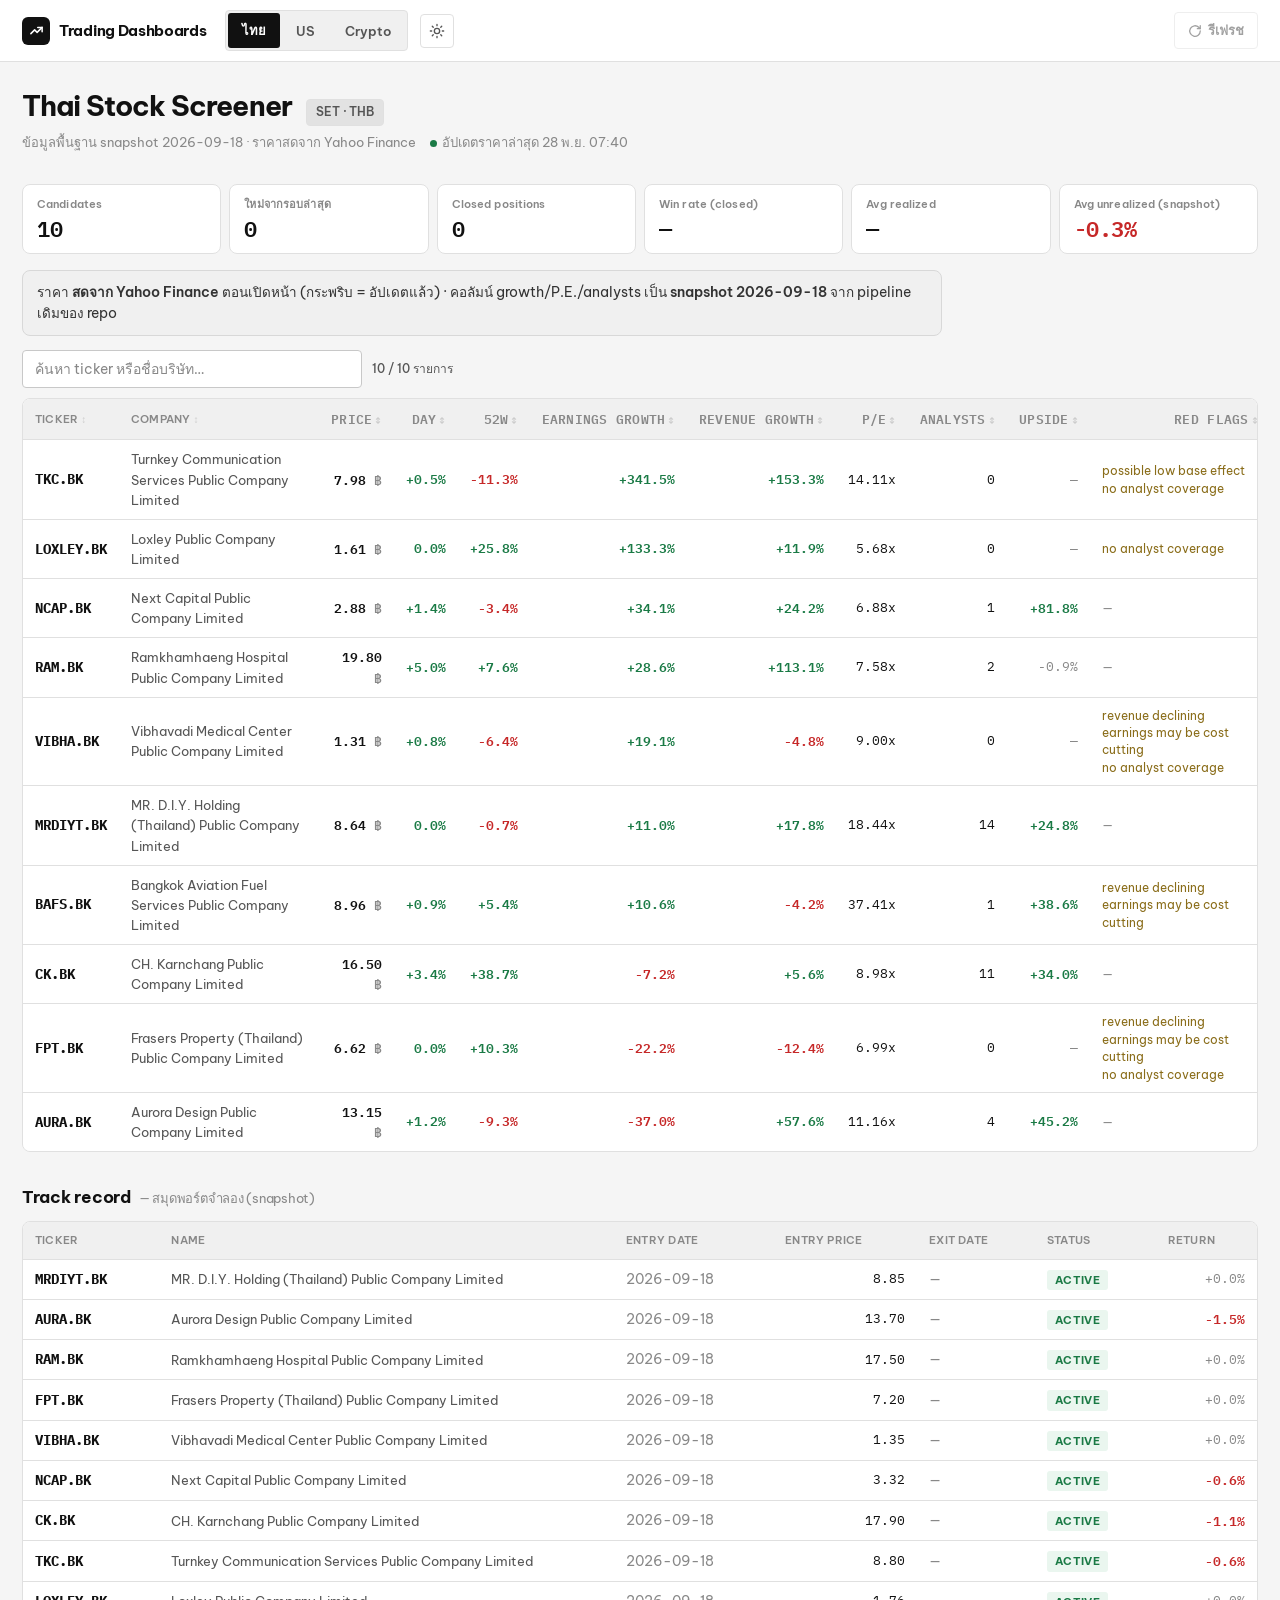
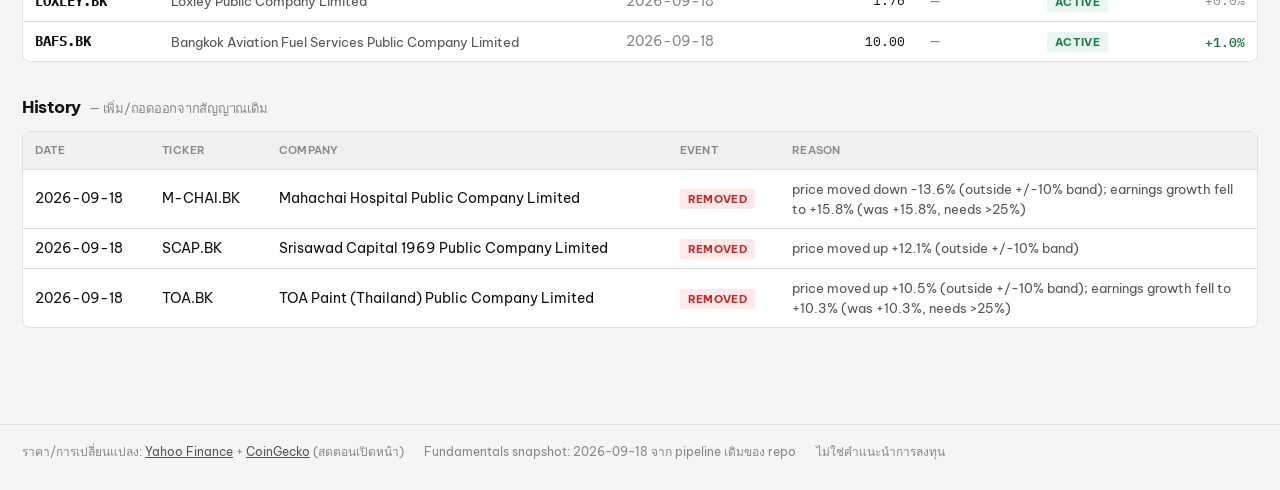
<file: index.html>
<!DOCTYPE html>
<html lang="th">
<head>
<meta charset="UTF-8">
<meta name="viewport" content="width=device-width, initial-scale=1.0">
<title>Trading Dashboards — Thai · US · Crypto</title>
<script>
/* set theme before first paint to avoid flash */
(function () {
  try {
    var t = localStorage.getItem('td-theme');
    if (t !== 'light' && t !== 'dark') t = 'light';
    document.documentElement.dataset.theme = t;
  } catch (e) { document.documentElement.dataset.theme = 'light'; }
})();
</script>
<link rel="icon" href="data:image/svg+xml,<svg xmlns=%22http://www.w3.org/2000/svg%22 viewBox=%220 0 100 100%22><rect width=%22100%22 height=%22100%22 rx=%2216%22 fill=%22%23111111%22/><text x=%2250%22 y=%2268%22 font-size=%2252%22 font-weight=%22700%22 fill=%22%23ffffff%22 text-anchor=%22middle%22 font-family=%22Be%20Vietnam%20Pro,sans-serif%22>T</text></svg>">
<link rel="preconnect" href="https://fonts.googleapis.com">
<link rel="preconnect" href="https://fonts.gstatic.com" crossorigin>
<link href="https://fonts.googleapis.com/css2?family=Be+Vietnam+Pro:wght@400;500;600;700&family=IBM+Plex+Mono:wght@500;600&display=swap" rel="stylesheet">
<link rel="stylesheet" href="assets/style.css?v=mono1">
</head>
<body>

<header class="topbar">
  <div class="topbar-inner">
    <a class="brand" href="index.html">
      <span class="logo" aria-hidden="true">
        <svg width="15" height="15" viewBox="0 0 24 24" fill="none" stroke="currentColor" stroke-width="2.4" stroke-linecap="round" stroke-linejoin="round"><path d="M3 17l6-6 4 4 8-8"/><path d="M14 7h7v7"/></svg>
      </span>
      <span class="title">Trading Dashboards</span>
    </a>
    <nav class="tabs" aria-label="ตลาด">
      <button class="tab active" id="tab-thai" data-tab="thai">ไทย</button>
      <button class="tab" id="tab-us" data-tab="us">US</button>
      <button class="tab" id="tab-crypto" data-tab="crypto">Crypto</button>
    </nav>
    <button class="iconbtn" id="themeBtn" title="สลับโหมดสว่าง/มืด" aria-label="สลับโหมดสว่าง/มืด">
      <svg width="16" height="16" viewBox="0 0 24 24" fill="none" stroke="currentColor" stroke-width="2" stroke-linecap="round" stroke-linejoin="round"><circle cx="12" cy="12" r="4"/><path d="M12 2v2M12 20v2M4.93 4.93l1.41 1.41M17.66 17.66l1.41 1.41M2 12h2M20 12h2M4.93 19.07l1.41-1.41M17.66 6.34l1.41-1.41"/></svg>
    </button>
    <button class="refresh" id="refreshBtn" title="ดึงข้อมูลใหม่จาก Yahoo Finance / CoinGecko">
      <svg id="refreshIcon" width="14" height="14" viewBox="0 0 24 24" fill="none" stroke="currentColor" stroke-width="2.2" stroke-linecap="round" stroke-linejoin="round"><path d="M21 12a9 9 0 1 1-2.64-6.36L21 8"/><path d="M21 3v5h-5"/></svg>
      <span class="txt">รีเฟรช</span>
    </button>
  </div>
</header>

<main class="page">
  <div class="masthead">
    <h1 id="pageTitle">Thai Stock Screener</h1>
    <span class="market-chip" id="pageChip">SET</span>
  </div>
  <div class="meta" id="pageMeta"></div>
  <div id="statusBar"></div>

  <!-- ================= THAI ================= -->
  <section id="view-thai" class="view">
    <div class="stats" id="thai-stats"></div>
    <div class="note-card" id="thai-note"></div>
    <div class="controls">
      <input class="searchbox" type="search" placeholder="ค้นหา ticker หรือชื่อบริษัท…" aria-label="ค้นหาหุ้นไทย" id="thai-search">
      <span class="count-pill" id="thai-count"></span>
    </div>
    <div class="tablewrap"><table id="thai-table"><thead></thead><tbody></tbody></table></div>
    <div class="empty-state" id="thai-empty" style="display:none">ไม่พบรายการที่ค้นหา</div>
    <section>
      <h2>Track record <span class="note">— สมุดพอร์ตจำลอง (snapshot)</span></h2>
      <div class="tablewrap"><table id="thai-track"><thead></thead><tbody></tbody></table></div>
    </section>
    <section>
      <h2>History <span class="note">— เพิ่ม/ถอดออกจากสัญญาณเดิม</span></h2>
      <div class="tablewrap"><table id="thai-history"><thead></thead><tbody></tbody></table></div>
    </section>
  </section>

  <!-- ================= US ================= -->
  <section id="view-us" class="view" hidden>
    <div class="stats" id="us-stats"></div>
    <div class="note-card" id="us-note"></div>
    <div class="controls">
      <input class="searchbox" type="search" placeholder="Search ticker or company…" aria-label="Search US stocks" id="us-search">
      <span class="count-pill" id="us-count"></span>
    </div>
    <div class="tablewrap"><table id="us-table"><thead></thead><tbody></tbody></table></div>
    <div class="empty-state" id="us-empty" style="display:none">No matches.</div>
    <section>
      <h2>Track record <span class="note">— paper portfolio (snapshot)</span></h2>
      <div class="tablewrap"><table id="us-track"><thead></thead><tbody></tbody></table></div>
    </section>
    <section>
      <h2>History <span class="note">— additions & removals</span></h2>
      <div class="tablewrap"><table id="us-history"><thead></thead><tbody></tbody></table></div>
    </section>
  </section>

  <!-- ================= CRYPTO ================= -->
  <section id="view-crypto" class="view" hidden>
    <div class="stats" id="crypto-stats"></div>
    <div class="note-card">Crypto ไม่มีกำไร/P.E./เป้าหมายนักวิเคราะห์ จึงใช้ proxy ต่างจากหุ้น: <b>30d market cap change</b> แทน earnings growth, <b>vol/mcap ratio</b> แทน revenue growth และ <b>ระยะจาก ATH</b> เป็นบริบทเท่านั้น — ไม่ใช่คำทำนายว่าเหรียญจะกลับไป ATH</div>
    <div class="controls">
      <input class="searchbox" type="search" placeholder="ค้นหาสัญลักษณ์หรือชื่อเหรียญ…" aria-label="ค้นหาคริปโต" id="crypto-search">
      <span class="count-pill" id="crypto-count"></span>
    </div>
    <div class="tablewrap"><table id="crypto-table"><thead></thead><tbody></tbody></table></div>
    <div class="empty-state" id="crypto-empty" style="display:none">ไม่พบรายการที่ค้นหา</div>
    <section>
      <h2>Track record <span class="note">— สมุดพอร์ตจำลอง (snapshot)</span></h2>
      <div class="tablewrap"><table id="crypto-track"><thead></thead><tbody></tbody></table></div>
    </section>
    <section>
      <h2>History <span class="note">— additions & removals</span></h2>
      <div class="tablewrap"><table id="crypto-history"><thead></thead><tbody></tbody></table></div>
    </section>
  </section>
</main>

<footer>
  <div class="footer-inner">
    <span>ราคา/การเปลี่ยนแปลง: <a href="https://finance.yahoo.com" target="_blank" rel="noopener">Yahoo Finance</a> + <a href="https://www.coingecko.com" target="_blank" rel="noopener">CoinGecko</a> (สดตอนเปิดหน้า)</span>
    <span>Fundamentals snapshot: 2026-09-18 จาก pipeline เดิมของ repo</span>
    <span>ไม่ใช่คำแนะนำการลงทุน</span>
  </div>
</footer>

<script src="assets/snapshot.js"></script>
<script>
'use strict';
window.__errs = [];
window.addEventListener('error', e => window.__errs.push(String(e.message || e)));
/* ================= shared helpers ================= */
const $ = id => document.getElementById(id);
const fmtPct = v => (v == null || isNaN(v)) ? '—' : (v > 0 ? '+' : '') + v.toFixed(1) + '%';
const pctClass = v => v == null ? 'muted' : (v >= 0 ? 'up' : 'down');
const fmtPrice = (v, cur) => {
  if (v == null || isNaN(v)) return '—';
  const s = v >= 1000 ? v.toLocaleString('en-US', {maximumFractionDigits: 0})
    : v >= 1 ? v.toFixed(2) : v.toFixed(4);
  return cur ? cur + s : s;
};
const esc = s => String(s).replace(/[&<>"']/g, c => ({'&':'&amp;','<':'&lt;','>':'&gt;','"':'&quot;',"'":'&#39;'}[c]));

/* sort state per table */
const sortStates = {};

function makeSortable(table, getData, renderRow, afterSort) {
  const ths = table.tHead.rows[0].cells;
  for (let i = 0; i < ths.length; i++) {
    ths[i].addEventListener('click', () => {
      const key = table.id;
      const st = sortStates[key] || {col: null, asc: true};
      const asc = st.col === i ? !st.asc : (ths[i].classList.contains('num') ? false : true);
      sortStates[key] = {col: i, asc};
      applySort(table, i, asc);
      if (afterSort) afterSort();
    });
  }
}
function applySort(table, col, asc) {
  const tbody = table.tBodies[0];
  const rows = Array.from(tbody.rows);
  rows.sort((a, b) => {
    const x = parseFloat(a.cells[col].getAttribute('data-v')), y = parseFloat(b.cells[col].getAttribute('data-v'));
    const bothNum = !isNaN(x) && !isNaN(y);
    const cmp = bothNum ? x - y : (a.cells[col].textContent || '').localeCompare(b.cells[col].textContent || '');
    return asc ? cmp : -cmp;
  });
  rows.forEach(r => tbody.appendChild(r));
  Array.from(table.tHead.rows[0].cells).forEach((th, i) => {
    th.classList.toggle('sorted', i === col);
    const ar = th.querySelector('.arrow');
    if (ar) ar.textContent = i === col ? (asc ? '↑' : '↓') : '↕';
  });
}
function numVal(s) { // "+341.5%" -> 341.5 ; "14.11x" -> 14.11 ; "—" -> NaN
  if (s == null) return NaN;
  const m = String(s).replace(/,/g, '').match(/-?\d+(\.\d+)?/);
  return m ? parseFloat(m[0]) : NaN;
}

/* ================= data layer ================= */
const LIVE = {thai: {}, us: {}, crypto: {}};
const FETCH_STATE = {phase: 'idle', errors: [], hasCache: false, lastOk: ''};

async function fetchJSON(url, timeoutMs) {
  const ctrl = new AbortController();
  const t = setTimeout(() => ctrl.abort(), timeoutMs || 12000);
  try {
    const r = await fetch(url, {signal: ctrl.signal});
    if (!r.ok) throw new Error('HTTP ' + r.status);
    return await r.json();
  } finally { clearTimeout(t); }
}

async function loadCachedLive() {
  try {
    const cached = await fetchJSON('data/live.json?v=' + Date.now(), 8000);
    for (const market of ['thai', 'us', 'crypto']) {
      Object.assign(LIVE[market], cached[market] || {});
    }
    FETCH_STATE.hasCache = true;
    const date = new Date(cached.updated_at);
    FETCH_STATE.lastOk = Number.isNaN(date.getTime())
      ? cached.updated_at
      : date.toLocaleString('th-TH', {day: 'numeric', month: 'short', hour: '2-digit', minute: '2-digit'});
    return true;
  } catch (e) {
    return false;
  }
}

/* Yahoo chart endpoint: one call per symbol gives price, day change, 52w band, sparkline */
async function loadYahoo(symbols, store, progressCb) {
  const results = [];
  const CONC = 6, RETRY = 1;
  let done = 0;
  async function one(sym) {
    for (let attempt = 0; attempt <= RETRY; attempt++) {
      try {
        const j = await fetchJSON('https://query1.finance.yahoo.com/v8/finance/chart/' + encodeURIComponent(sym) + '?range=1y&interval=1mo');
        const meta = j?.chart?.result?.[0]?.meta;
        if (!meta || meta.regularMarketPrice == null) throw new Error('no meta');
        const closes = (j.chart.result[0].indicators?.quote?.[0]?.close || []).filter(v => v != null);
        const spark = closes.length >= 2 ? closes : null;
        const d = {
          price: meta.regularMarketPrice,
          chgDay: meta.regularMarketChangePercent,
          hi52: meta.fiftyTwoWeekHigh, lo52: meta.fiftyTwoWeekLow,
          cur: meta.currency, spark
        };
        // 52w change from sparkline endpoints (first close vs live price)
        if (spark) d.chg52w = (d.price / spark[0] - 1) * 100;
        store[sym] = d;
        return null;
      } catch (e) {
        if (attempt === RETRY) return sym + ': ' + e.message;
        await new Promise(r => setTimeout(r, 400 * (attempt + 1)));
      } finally { done++; if (progressCb) progressCb(done); }
    }
  }
  const queue = symbols.slice();
  async function worker() { while (queue.length) { const e = await one(queue.shift()); if (e) results.push(e); } }
  await Promise.all(Array.from({length: CONC}, worker));
  return results;
}

/* CoinGecko markets endpoint: one call covers all tracked coins */
async function loadCrypto() {
  const ids = Object.values(CG_IDS).join(',');
  const j = await fetchJSON('https://api.coingecko.com/api/v3/coins/markets?vs_currency=usd&ids=' + ids + '&price_change_percentage=24h,7d,30d');
  const bySym = {};
  for (const c of j) {
    bySym[c.symbol.toUpperCase()] = {
      price: c.current_price,
      chg24h: c.price_change_percentage_24h_in_currency,
      chg7d: c.price_change_percentage_7d_in_currency,
      chg30d: c.price_change_percentage_30d_in_currency,
      volmcap: c.total_volume && c.market_cap ? c.total_volume / c.market_cap * 100 : null,
      fromath: c.ath_change_percentage,
      mcapRank: c.market_cap_rank,
      spark: c.sparkline_in_7d ? null : null
    };
  }
  return bySym;
}

/* ================= render: stats ================= */
function renderStats(market, cfg) {
  const rows = SNAPSHOT[market];
  const el = $(market + '-stats');
  let html = '';
  const cards = [];
  cards.push({label: 'Candidates', num: String(rows.length)});
  const nNew = rows.filter(r => r.isNew).length;
  cards.push({label: 'ใหม่จากรอบล่าสุด', num: String(nNew)});
  // paper-portfolio realized stats from track record extras
  const track = (SNAPSHOT[market + '_extras'] || [])[0];
  if (track) {
    const closed = track.rows.filter(r => r.Status !== 'ACTIVE');
    const wins = closed.filter(r => numVal(r.Return) > 0);
    const avgRealized = closed.length ? closed.reduce((s, r) => s + (numVal(r.Return) || 0), 0) / closed.length : null;
    const active = track.rows.filter(r => r.Status === 'ACTIVE');
    const avgUnreal = active.length ? active.reduce((s, r) => s + (numVal(r.Return) || 0), 0) / active.length : null;
    cards.push({label: 'Closed positions', num: String(closed.length)});
    cards.push({label: 'Win rate (closed)', num: closed.length ? Math.round(wins.length / closed.length * 100) + '%' : '—'});
    cards.push({label: 'Avg realized', num: avgRealized == null ? '—' : fmtPct(avgRealized), cls: avgRealized != null ? pctClass(avgRealized) : ''});
    cards.push({label: 'Avg unrealized (snapshot)', num: avgUnreal == null ? '—' : fmtPct(avgUnreal), cls: avgUnreal != null ? pctClass(avgUnreal) : ''});
  }
  el.innerHTML = cards.map(c =>
    `<div class="stat"><div class="label">${esc(c.label)}</div><div class="num ${c.cls || ''}">${esc(c.num)}</div></div>`).join('');
}

/* ================= render: main tables ================= */
function pctCell(v, bar) {
  const cls = v == null || isNaN(v) ? 'muted' : (v >= 0 ? 'up' : 'down');
  let inner = `<span class="${cls}">${fmtPct(v)}</span>`;
  if (bar && v != null && !isNaN(v)) {
    const w = Math.min(100, Math.abs(v) / 3.5);
    inner += `<span class="barwrap"><span class="bar" style="width:${w}%;background:var(--${v >= 0 ? 'green' : 'red'})"></span></span>`;
  }
  return `<td class="num" data-v="${v == null || isNaN(v) ? '' : v}">${inner}</td>`;
}

function flagCell(flags) {
  const list = String(flags || '').split(/\s+/).filter(Boolean);
  if (!list.length || list[0] === 'none') return `<td class="flag-none" data-v="0">—</td>`;
  return `<td class="flag-warn" data-v="${list.length}">${list.map(f => esc(f.replace(/_/g, ' '))).join('<br>')}</td>`;
}

function renderStockTable(market, query) {
  const rows = SNAPSHOT[market];
  const live = LIVE[market];
  const q = (query || '').trim().toLowerCase();
  const tbody = $(market + '-table').tBodies[0];
  const parts = [];
  let shown = 0;
  for (const r of rows) {
    if (q && !(r.ticker + ' ' + r.company).toLowerCase().includes(q)) continue;
    shown++;
    const L = live[r.ticker];
    const price = L ? fmtPrice(L.price) : r.price;
    const priceCls = L ? 'price-live' : 'price-old';
    const chgDay = L && L.chgDay != null ? L.chgDay : null;
    const chg52 = L && L.chg52w != null ? L.chg52w : numVal(r.chg52w);
    parts.push(`<tr>
<td class="ticker"><a href="https://finance.yahoo.com/quote/${encodeURIComponent(r.ticker)}" target="_blank" rel="noopener">${esc(r.ticker)}</a>${r.isNew ? '<span class="new-badge">NEW</span>' : ''}</td>
<td class="co">${esc(r.company)}</td>
<td class="num ${priceCls}" data-v="${L ? L.price : numVal(r.price)}">${price}${L && L.cur === 'THB' ? ' <span class="muted">฿</span>' : L ? ' <span class="muted">$</span>' : ''}</td>
<td class="num" data-v="${chgDay == null ? '' : chgDay}">${chgDay == null ? '<span class="muted">—</span>' : `<span class="${pctClass(chgDay)}">${fmtPct(chgDay)}</span>`}</td>
<td class="num" data-v="${chg52 == null || isNaN(chg52) ? '' : chg52}"><span class="${pctClass(chg52)}">${chg52 == null || isNaN(chg52) ? '—' : fmtPct(chg52)}</span></td>
<td class="num" data-v="${numVal(r.eg)}"><span class="${numVal(r.eg) >= 0 ? 'up' : 'down'}">${esc(r.eg)}</span></td>
<td class="num" data-v="${numVal(r.rg)}"><span class="${numVal(r.rg) >= 0 ? 'up' : 'down'}">${esc(r.rg)}</span></td>
<td class="num" data-v="${numVal(r.pe)}">${esc(r.pe)}</td>
<td class="num" data-v="${numVal(r.analysts)}">${esc(r.analysts)}</td>
<td class="num" data-v="${numVal(r.upside)}"><span class="${numVal(r.upside) >= 0 ? 'up' : 'muted'}">${esc(r.upside)}</span></td>
${flagCell(r.flags)}
</tr>`);
  }
  tbody.innerHTML = parts.join('');
  $(market + '-count').textContent = shown + ' / ' + rows.length + ' รายการ';
  $(market + '-empty').style.display = shown === 0 ? 'block' : 'none';
}

function renderCryptoTable(query) {
  const rows = SNAPSHOT.crypto;
  const live = LIVE.crypto;
  const q = (query || '').trim().toLowerCase();
  const tbody = $('crypto-table').tBodies[0];
  const parts = [];
  let shown = 0;
  for (const r of rows) {
    if (q && !(r.symbol + ' ' + r.name).toLowerCase().includes(q)) continue;
    shown++;
    const L = live[r.symbol];
    const price = L ? fmtPrice(L.price, '$') : esc(r.price);
    const c24 = L && L.chg24h != null ? L.chg24h : numVal(r.chg24h);
    const c7 = L && L.chg7d != null ? L.chg7d : numVal(r.chg7d);
    const c30 = L && L.chg30d != null ? L.chg30d : numVal(r.chg30d);
    const vm = L && L.volmcap != null ? L.volmcap : numVal(r.volmcap);
    const fa = L && L.fromath != null ? L.fromath : numVal(r.fromath);
    const isNew = r.isNew || /NEW$/.test(r.symbol);
    const sym = r.symbol.replace(/\s*NEW$/, '');
    parts.push(`<tr>
<td class="ticker">${esc(sym)}${isNew ? '<span class="new-badge">NEW</span>' : ''}</td>
<td class="co">${esc(r.name)}</td>
<td class="num price-live" data-v="${L ? L.price : numVal(r.price)}">${price}</td>
${pctCell(c24)}
${pctCell(c7)}
${pctCell(c30, true)}
<td class="num" data-v="${vm == null || isNaN(vm) ? '' : vm}">${vm == null || isNaN(vm) ? '—' : vm.toFixed(1) + '%'}</td>
<td class="num down" data-v="${isNaN(fa) ? '' : fa}">${isNaN(fa) ? '—' : fa.toFixed(1) + '%'}</td>
${flagCell(r.flags)}
</tr>`);
  }
  tbody.innerHTML = parts.join('');
  $('crypto-count').textContent = shown + ' / ' + rows.length + ' รายการ';
  $('crypto-empty').style.display = shown === 0 ? 'block' : 'none';
}

/* ================= render: extras (track record / history) ================= */
function renderExtras(market) {
  const extras = SNAPSHOT[market + '_extras'] || [];
  const isThaiStyle = market === 'thai';
  const [track, history] = extras;
  // track record
  if (track) {
    const t = $(market + '-track');
    t.tHead.innerHTML = `<tr>${['Ticker','Name','Entry Date','Entry Price','Exit Date','Status','Return'].map(h => `<th>${h}</th>`).join('')}</tr>`;
    t.tBodies[0].innerHTML = track.rows.slice(0, 60).map(r => {
      const ret = numVal(r.Return);
      const retCls = r.Status === 'ACTIVE' ? (ret > 0 ? 'up' : ret < 0 ? 'down' : 'muted') : (ret > 0 ? 'up' : 'down');
      return `<tr>
<td class="ticker">${esc(r['Ticker'])}</td>
<td class="co">${esc(r['Name'])}</td>
<td class="muted">${esc(r['Entry Date'])}</td>
<td class="num">${esc(r['Entry Price'])}</td>
<td class="muted">${esc(r['Exit Date'])}</td>
<td><span class="pill ${r.Status === 'ACTIVE' ? 'active' : 'closed'}">${esc(r.Status)}</span></td>
<td class="num ${retCls}" data-v="${isNaN(ret) ? '' : ret}">${esc(r.Return)}</td></tr>`;
    }).join('');
  }
  // history
  if (history) {
    const t = $(market + '-history');
    t.tHead.innerHTML = `<tr>${history.headers.map(h => `<th>${esc(h)}</th>`).join('')}</tr>`;
    const rowsHtml = history.rows.slice(0, 80).map(r => {
      const ev = r['Event'] || '';
      const cells = history.headers.map(hd => {
        const v = r[hd] || '—';
        if (hd === 'Event') return `<td><span class="pill ${ev === 'ADDED' ? 'added' : 'removed'}">${esc(v)}</span></td>`;
        if (hd === 'Reason') return `<td class="co" style="max-width:420px">${esc(v)}</td>`;
        return `<td>${esc(v)}</td>`;
      }).join('');
      return `<tr>${cells}</tr>`;
    }).join('');
    t.tBodies[0].innerHTML = rowsHtml;
    if (history.rows.length > 80) {
      t.insertAdjacentHTML('afterend', `<p class="muted" style="font-size:12.5px;margin-top:6px">แสดง 80 จาก ${history.rows.length} เหตุการณ์ (snapshot)</p>`);
    }
  }
}

/* ================= tabs ================= */
const TAB_CFG = {
  thai: {title: 'Thai Stock Screener', chip: 'SET · THB', meta: () => `ข้อมูลพื้นฐาน snapshot 2026-09-18 · ราคาสดจาก Yahoo Finance`},
  us: {title: 'US Stock Screener', chip: 'NYSE/NASDAQ · USD', meta: () => `Market cap floor 10B USD · Fundamentals snapshot 2026-09-18 · ราคาสดจาก Yahoo Finance`},
  crypto: {title: 'Crypto Screener', chip: 'Top 250 by mcap · USD', meta: () => `Universe: top 250 coins by market cap (CoinGecko) · ราคาสดจาก CoinGecko`}
};
let activeTab = 'thai';

function switchTab(key) {
  activeTab = key;
  if (('#' + key) !== location.hash) {
    try { history.replaceState(null, '', '#' + key); } catch (e) {}
  }
  document.querySelectorAll('.tab').forEach(b => b.classList.toggle('active', b.dataset.tab === key));
  document.querySelectorAll('.view').forEach(v => v.hidden = v.id !== 'view-' + key);
  const cfg = TAB_CFG[key];
  $('pageTitle').textContent = cfg.title;
  $('pageChip').textContent = cfg.chip;
  $('pageMeta').innerHTML = `<span>${cfg.meta()}</span>` + (FETCH_STATE.lastOk ? `<span><span class="live-dot"></span>อัปเดตราคาล่าสุด ${FETCH_STATE.lastOk}</span>` : '');
  if (key === 'crypto') renderCryptoTable($('crypto-search').value);
  else renderStockTable(key, $(key + '-search').value);
}

/* ================= boot ================= */
async function refreshAll() {
  const btn = $('refreshBtn'), icon = $('refreshIcon');
  btn.disabled = true; icon.classList.add('spin');
  FETCH_STATE.phase = 'loading'; FETCH_STATE.errors = [];
  renderStatus();
  const t0 = performance.now();
  const thaiSyms = SNAPSHOT.thai.map(r => r.ticker);
  const usSyms = SNAPSHOT.us.map(r => r.ticker);
  const onPages = location.hostname.endsWith('github.io');
  const jobs = [loadCrypto().then(d => { Object.assign(LIVE.crypto, d); return 'ok'; })];
  if (onPages) {
    jobs.push(loadCachedLive());
  } else {
    jobs.push(loadYahoo(thaiSyms, LIVE.thai, null).then(errs => { if (errs.length) FETCH_STATE.errors.push('Thai: ' + errs.join(', ')); }));
    jobs.push(loadYahoo(usSyms, LIVE.us, null).then(errs => { if (errs.length) FETCH_STATE.errors.push('US: ' + errs.join(', ')); }));
  }
  const [cryptoRes] = await Promise.allSettled(jobs);
  if (cryptoRes.status === 'rejected') FETCH_STATE.errors.push('CoinGecko: ' + (cryptoRes.reason?.message || cryptoRes.reason));
  const secs = ((performance.now() - t0) / 1000).toFixed(1);
  FETCH_STATE.phase = FETCH_STATE.errors.length ? (FETCH_STATE.hasCache ? 'cached' : 'partial') : 'done';
  if (!onPages && !FETCH_STATE.errors.length) {
    FETCH_STATE.lastOk = new Date().toLocaleTimeString('th-TH', {hour: '2-digit', minute: '2-digit'});
  }
  btn.disabled = false; icon.classList.remove('spin');
  renderStatus();
  switchTab(activeTab); // re-render active table with live data
}

function renderStatus() {
  const el = $('statusBar');
  if (FETCH_STATE.phase === 'loading') {
    el.innerHTML = '';
  } else if (FETCH_STATE.phase === 'cached') {
    el.innerHTML = `<div class="status-note">Yahoo ไม่อนุญาตให้รีเฟรชตรงจากหน้าเว็บ — กำลังแสดงข้อมูลล่าสุดที่อัปเดตโดย GitHub Actions</div>`;
  } else if (FETCH_STATE.phase === 'partial') {
    el.innerHTML = `<div class="status-note error">รีเฟรชข้อมูลบางส่วนไม่สำเร็จ — แสดงข้อมูลล่าสุดที่มี</div>`;
  } else if (FETCH_STATE.phase === 'done') {
    el.innerHTML = '';
  } else el.innerHTML = '';
}

async function init() {
  // headers for main tables
  const stockHeads = ['Ticker','Company','Price','Day','52w','Earnings Growth','Revenue Growth','P/E','Analysts','Upside','Red Flags'];
  const stockHeadHtml = stockHeads.map((h, i) => `<th class="${i >= 2 ? 'num' : ''}">${h}<span class="arrow">↕</span></th>`).join('');
  for (const m of ['thai', 'us']) {
    $(m + '-table').tHead.innerHTML = `<tr>${stockHeadHtml}</tr>`;
    makeSortable($(m + '-table'));
  }
  const cryptoHeads = ['Symbol','Name','Price','24h','7d','30d Mcap','Vol/Mcap','From ATH','Red Flags'];
  $('crypto-table').tHead.innerHTML = `<tr>${cryptoHeads.map((h, i) => `<th class="${i >= 2 ? 'num' : ''}">${h}<span class="arrow">↕</span></th>`).join('')}</tr>`;
  makeSortable($('crypto-table'));

  // notes for thai/us
  $('thai-note').innerHTML = `ราคา <b>สดจาก Yahoo Finance</b> ตอนเปิดหน้า (กระพริบ = อัปเดตแล้ว) · คอลัมน์ growth/P.E./analysts เป็น <b>snapshot 2026-09-18</b> จาก pipeline เดิมของ repo`;
  $('us-note').innerHTML = `Prices <b>live from Yahoo Finance</b> on page load · growth / P.E. / analyst columns are a <b>2026-09-18 snapshot</b> from the repo's original pipeline`;

  // stats + extras
  for (const m of ['thai', 'us', 'crypto']) {
    renderStats(m);
    renderExtras(m);
  }

  // search wiring
  for (const m of ['thai', 'us', 'crypto']) {
    $(m + '-search').addEventListener('input', e => {
      if (m === 'crypto') renderCryptoTable(e.target.value);
      else renderStockTable(m, e.target.value);
    });
  }

  // tabs
  document.querySelectorAll('.tab').forEach(b => b.addEventListener('click', () => switchTab(b.dataset.tab)));
  $('refreshBtn').addEventListener('click', refreshAll);

  // theme toggle
  $('themeBtn').addEventListener('click', () => {
    const cur = document.documentElement.dataset.theme === 'dark' ? 'dark' : 'light';
    const next = cur === 'dark' ? 'light' : 'dark';
    document.documentElement.dataset.theme = next;
    try { localStorage.setItem('td-theme', next); } catch (e) {}
  });

  // deep-link: #us / #crypto or ?tab=us
  const wanted = new URLSearchParams(location.search).get('tab') || (location.hash || '').replace('#', '');
  await loadCachedLive();
  switchTab(['thai', 'us', 'crypto'].includes(wanted) ? wanted : 'thai');
  window.addEventListener('hashchange', () => {
    const k = (location.hash || '').replace('#', '');
    if (['thai', 'us', 'crypto'].includes(k) && k !== activeTab) switchTab(k);
  });
  refreshAll();
}
document.addEventListener('DOMContentLoaded', init);
</script>
</body>
</html>
</file>
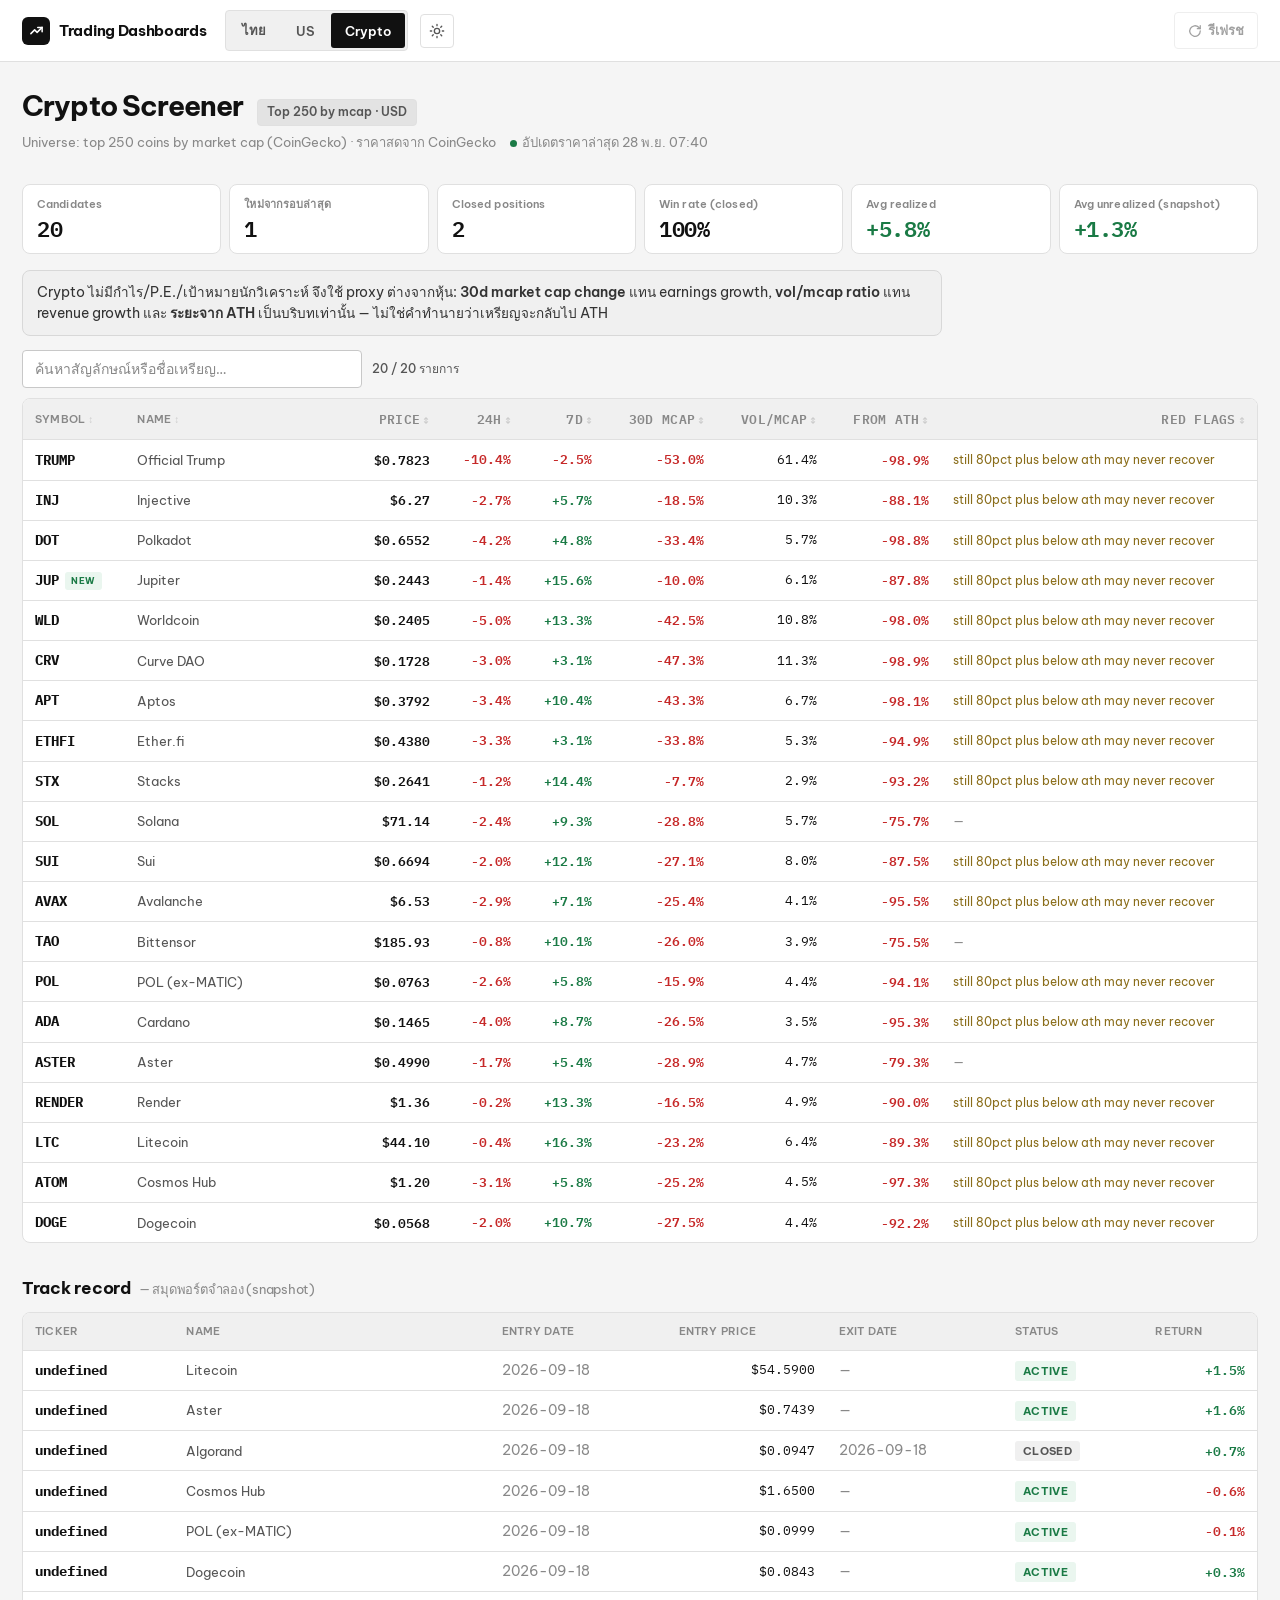
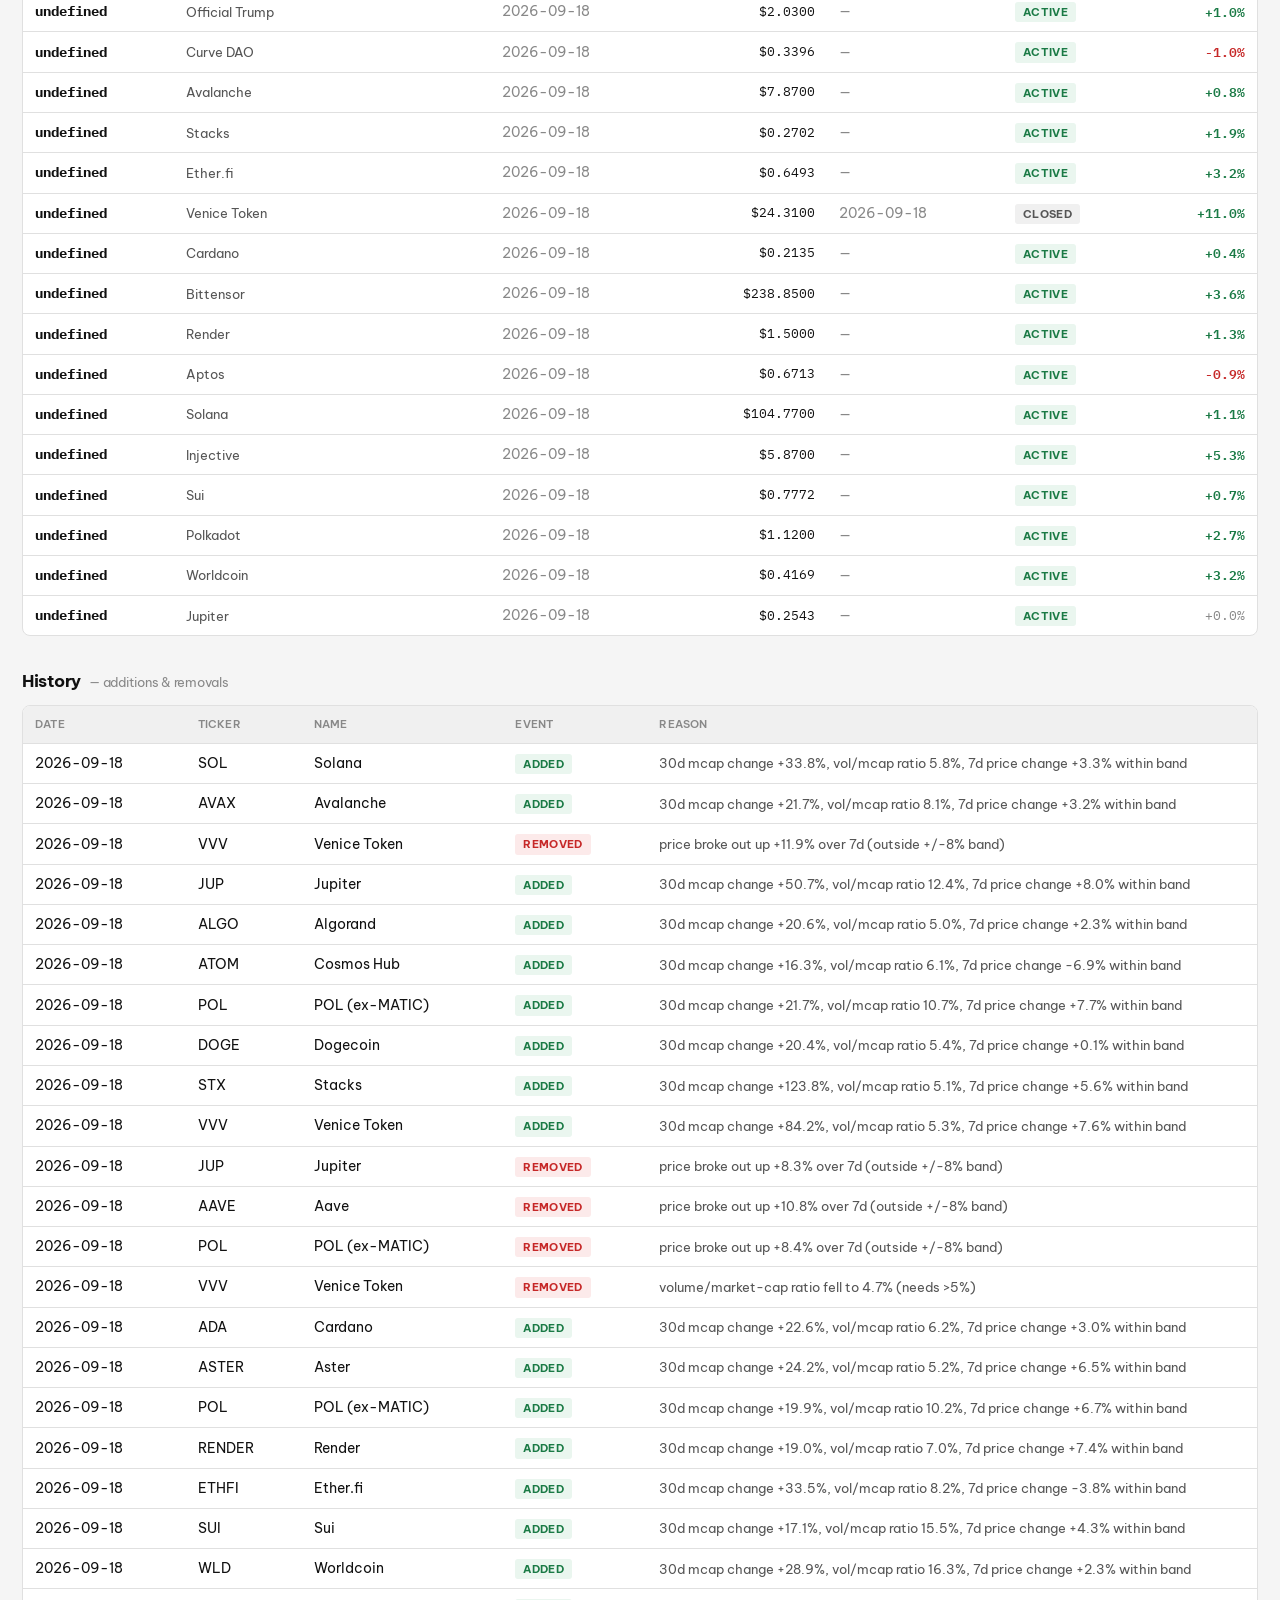
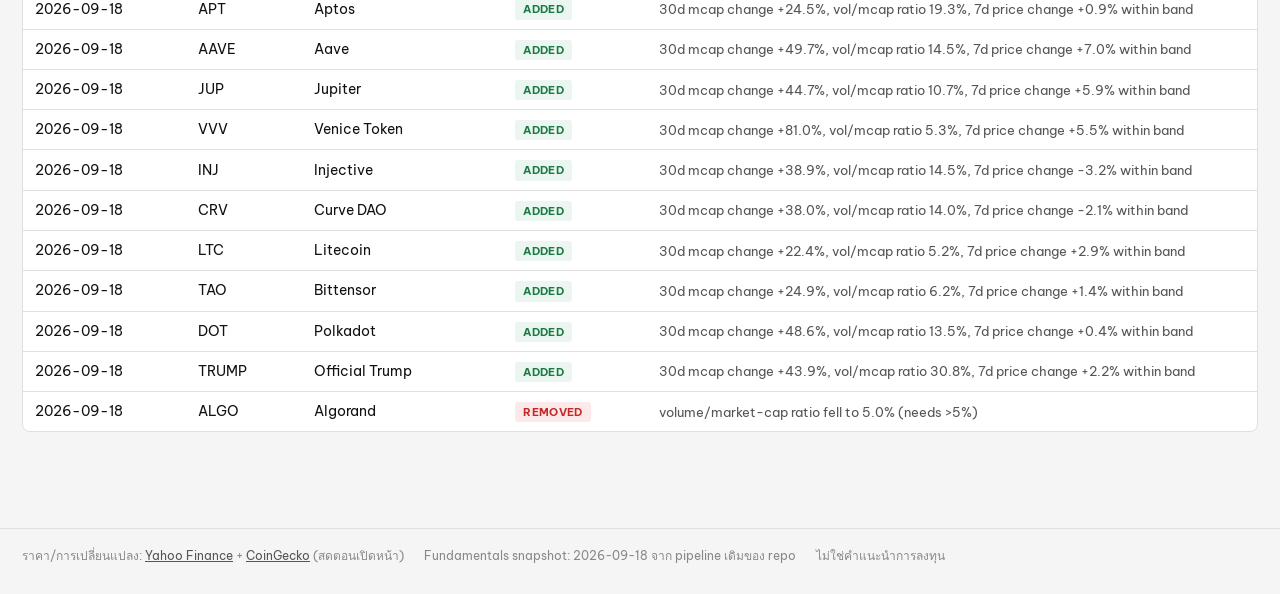
<file: crypto_screener_dashboard.html>
<!DOCTYPE html>
<html lang="th">
<head>
<meta charset="utf-8">
<meta http-equiv="refresh" content="0; url=index.html#crypto">
<title>Crypto Screener → Trading Dashboards</title>
<link rel="canonical" href="index.html#crypto">
<script>location.replace('index.html#crypto');</script>
</head>
<body>
  <p><a href="index.html#crypto">เปิด Crypto Screener</a></p>
</body>
</html>
</file>
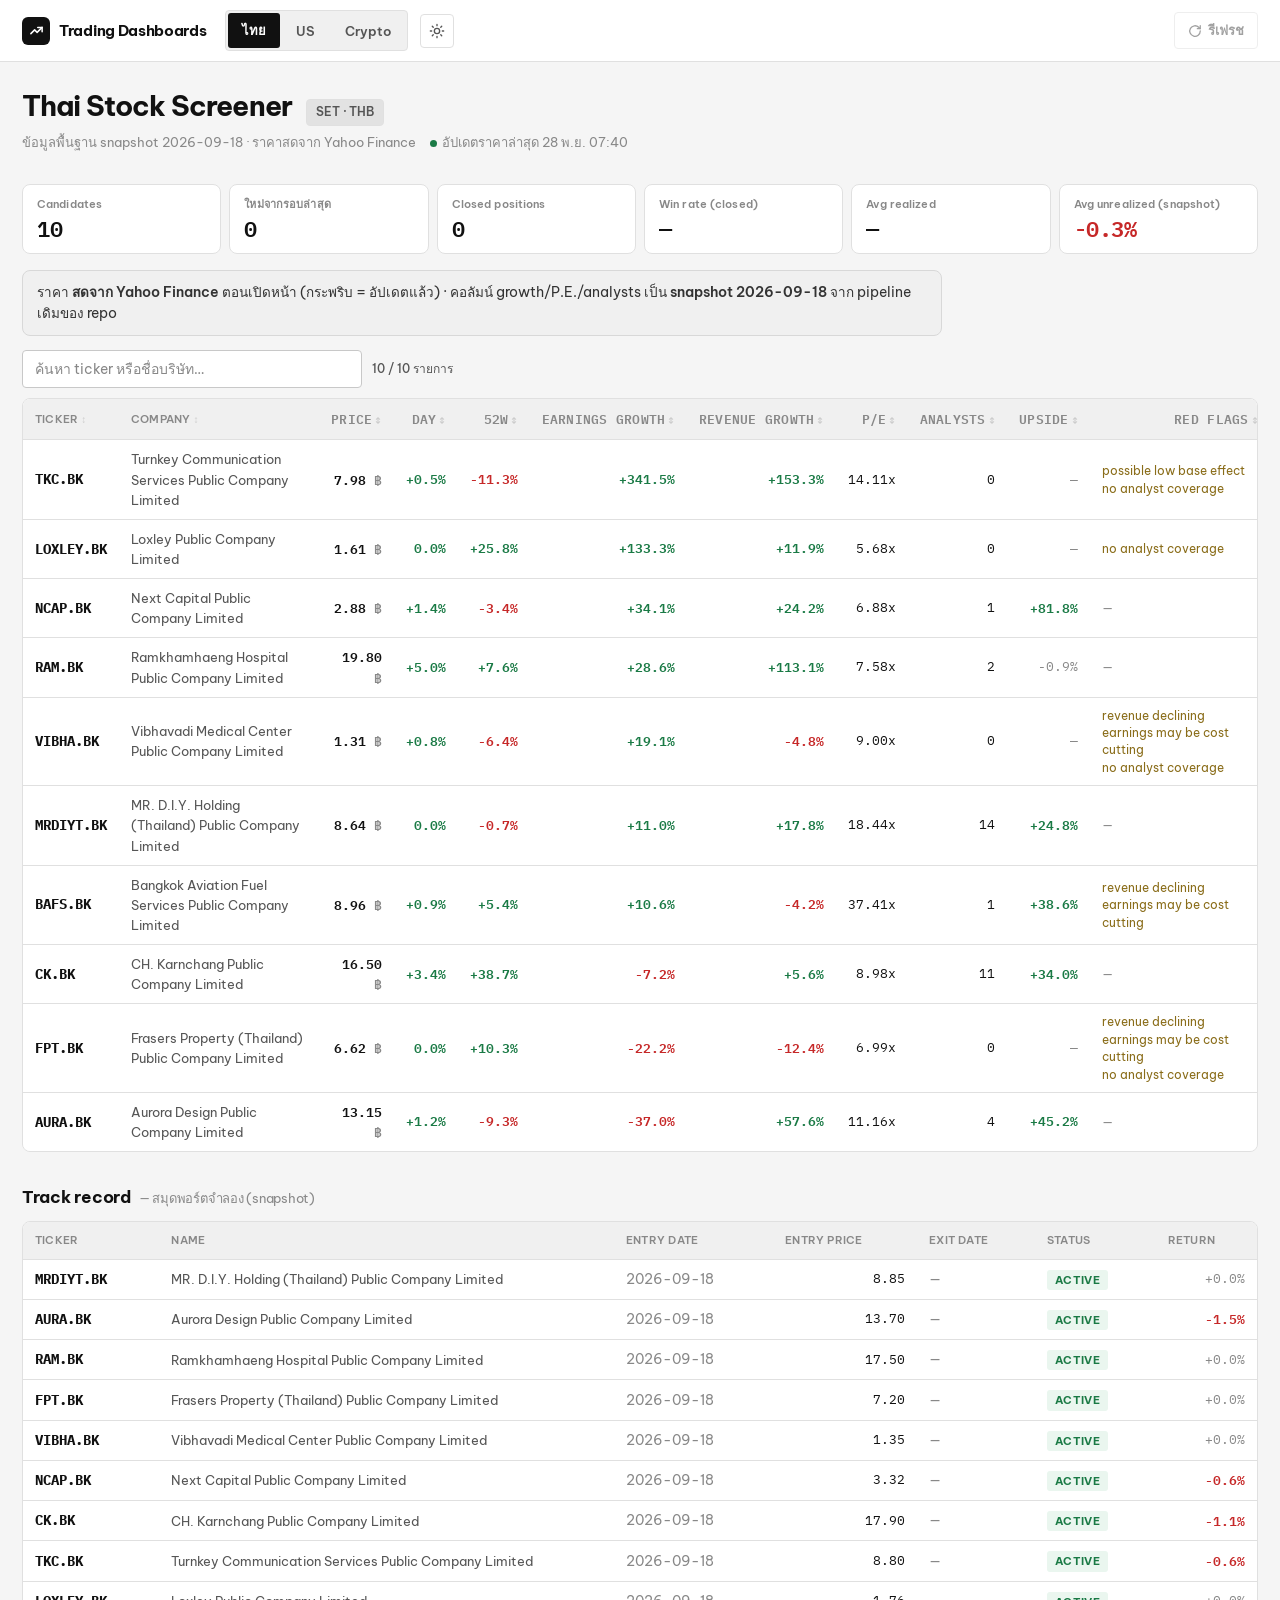
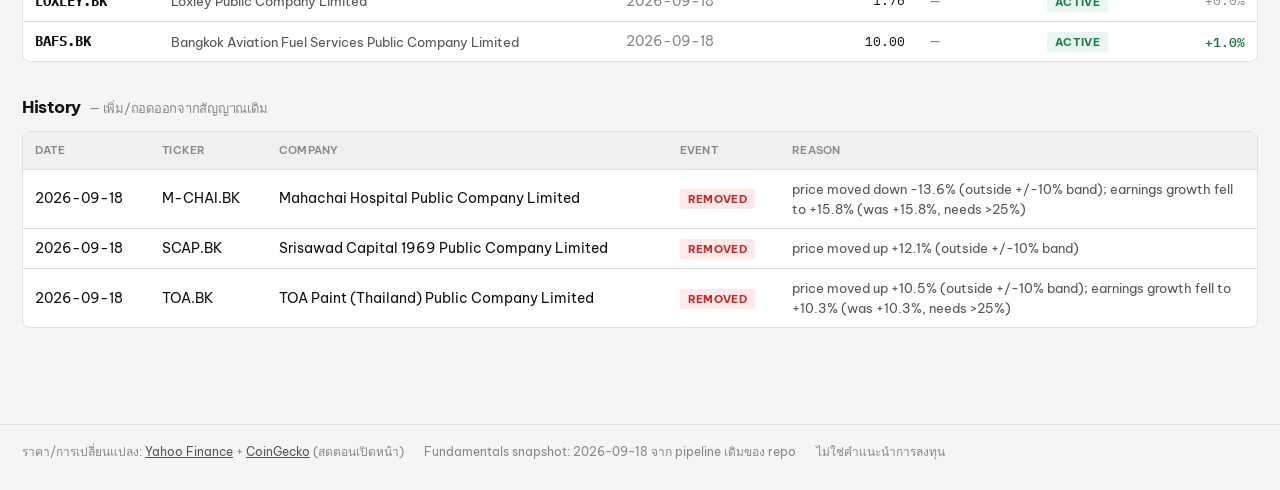
<file: thai_screener_dashboard.html>
<!DOCTYPE html>
<html lang="th">
<head>
<meta charset="utf-8">
<meta http-equiv="refresh" content="0; url=index.html#thai">
<title>Thai Stock Screener → Trading Dashboards</title>
<link rel="canonical" href="index.html#thai">
<script>location.replace('index.html#thai');</script>
</head>
<body>
  <p><a href="index.html#thai">เปิด Thai Stock Screener</a></p>
</body>
</html>
</file>
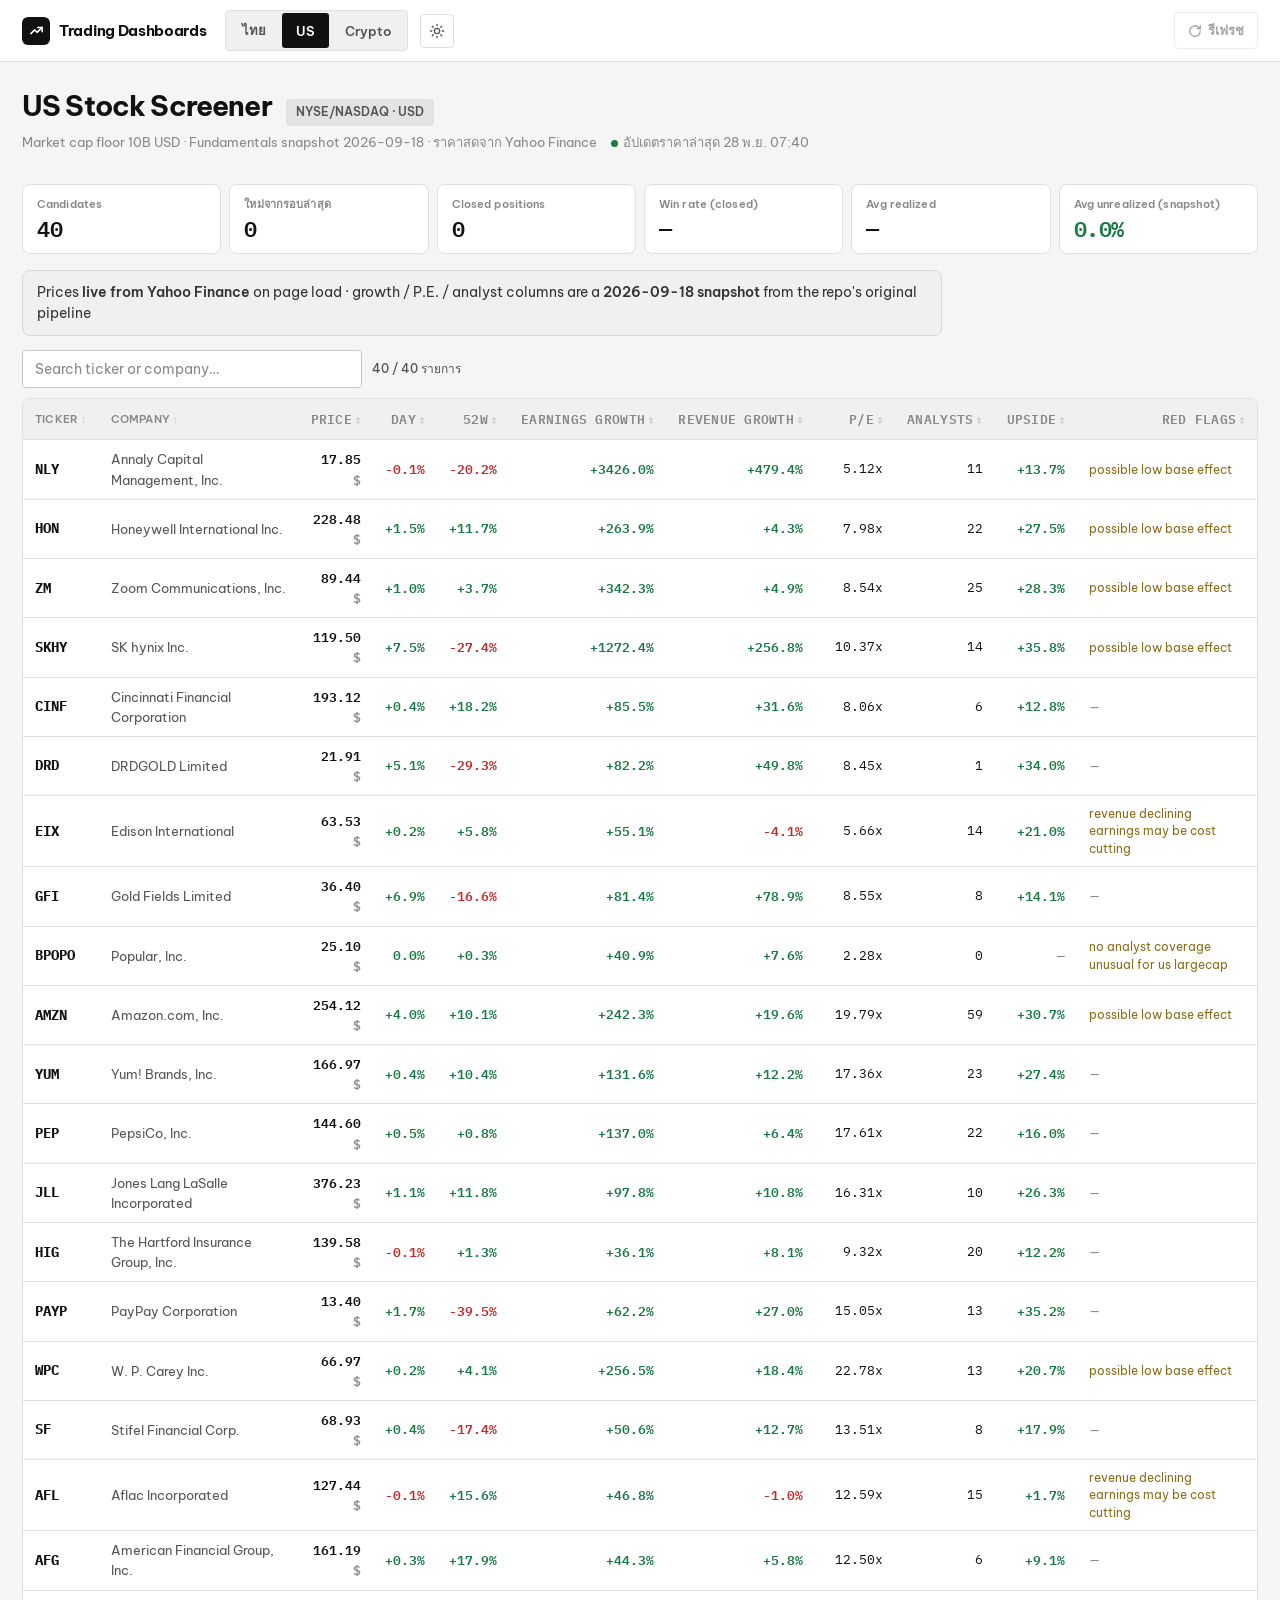
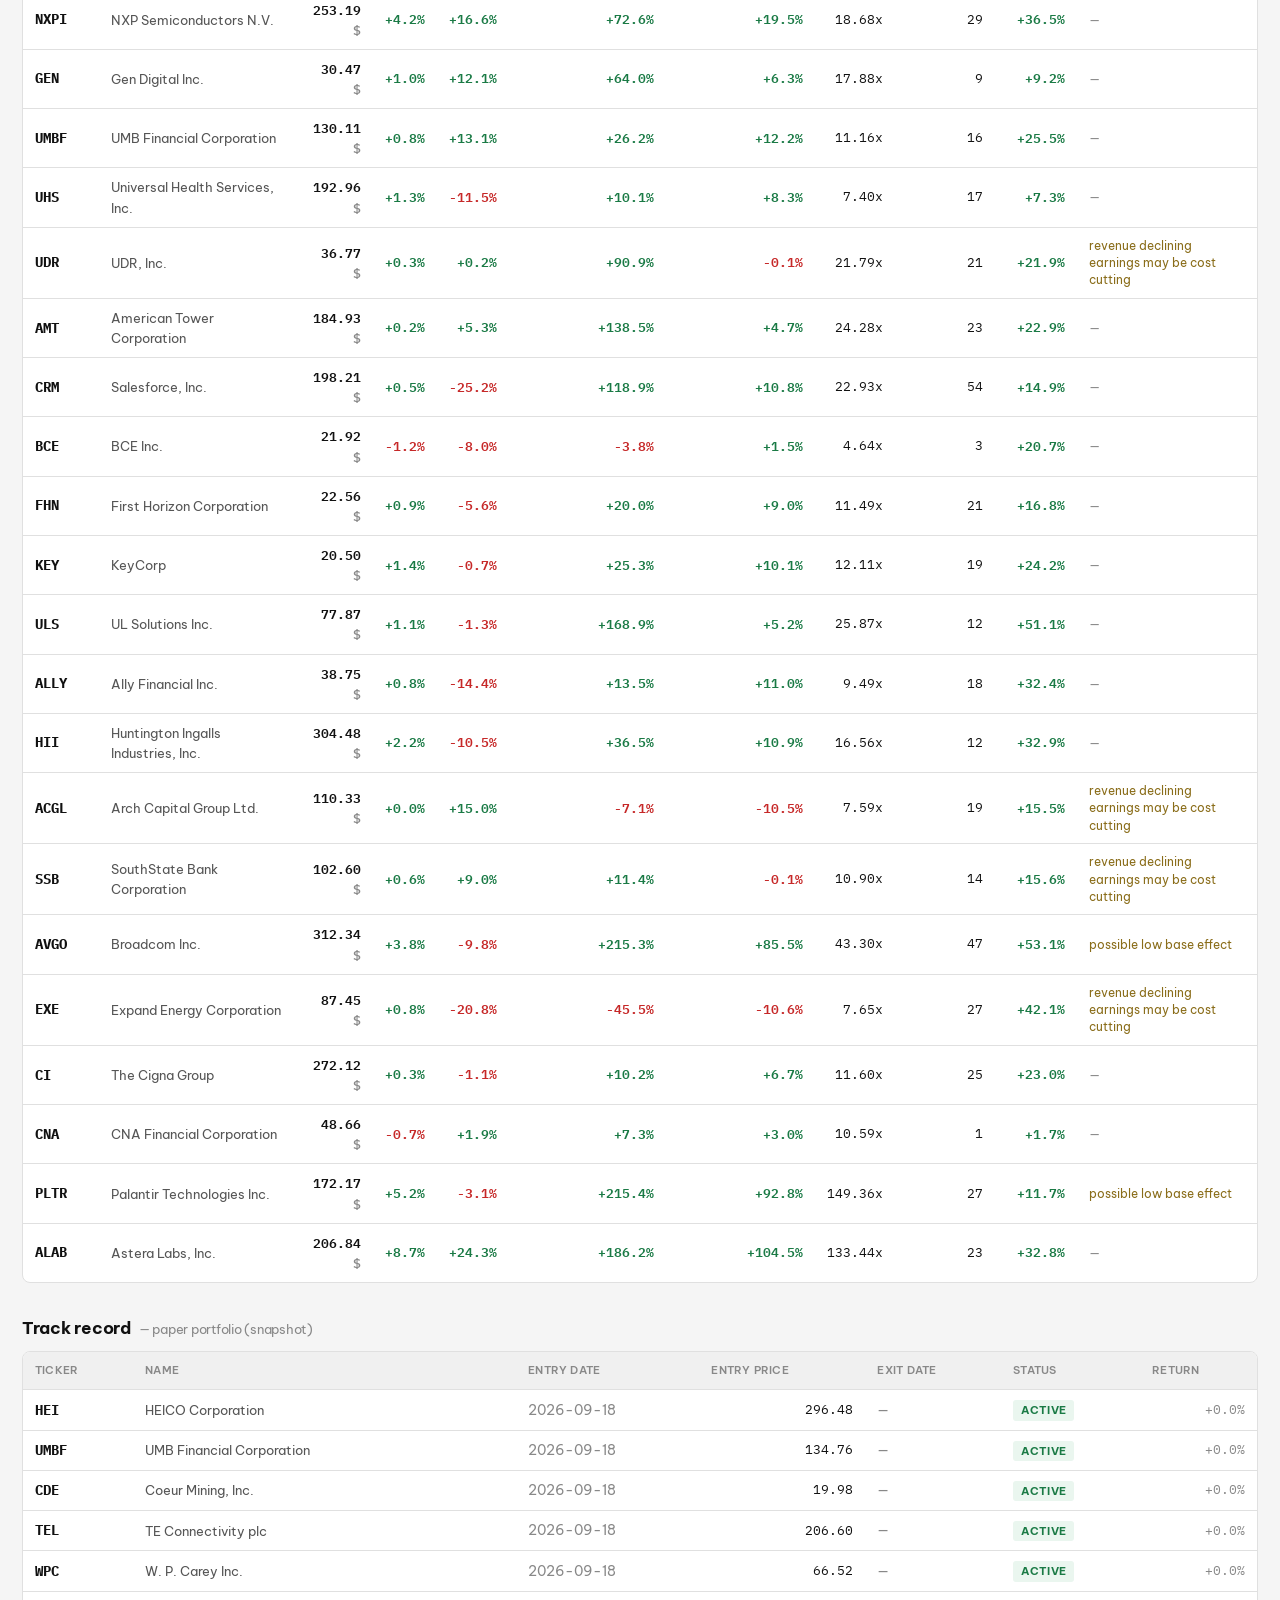
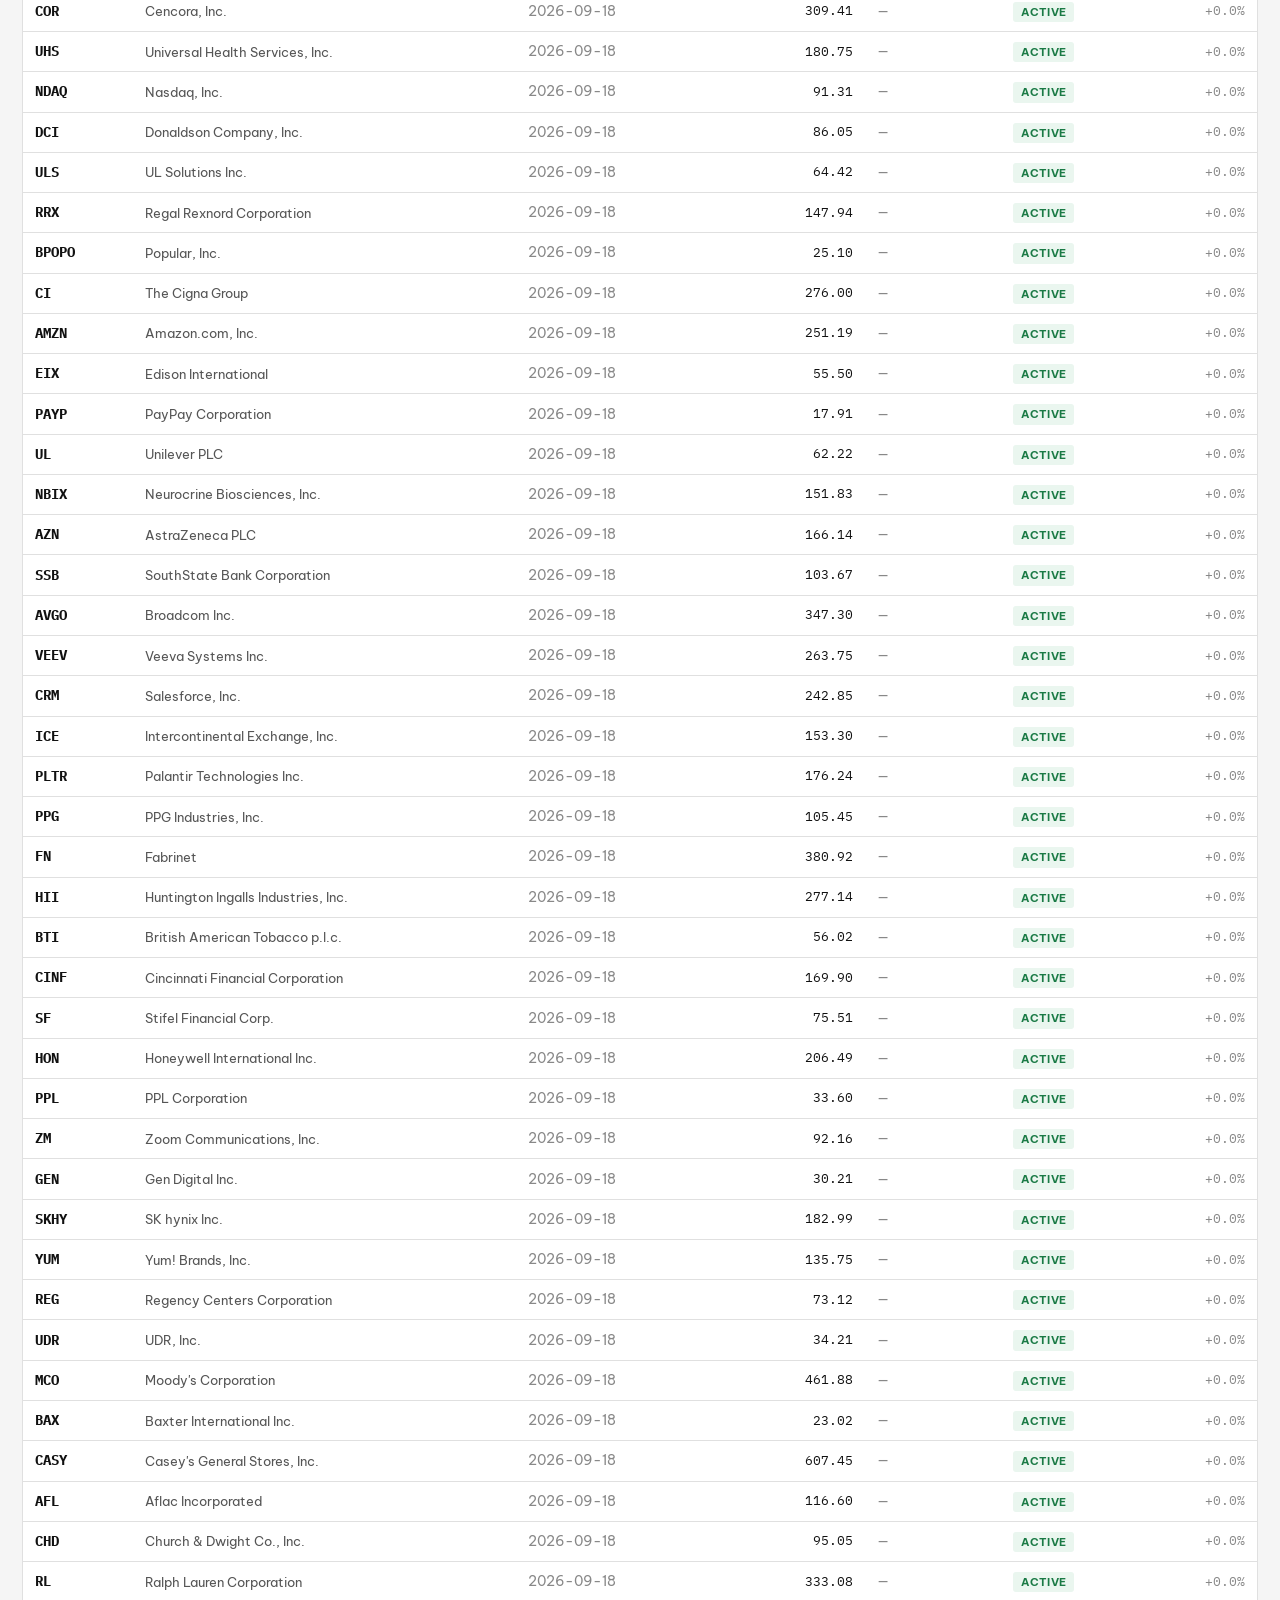
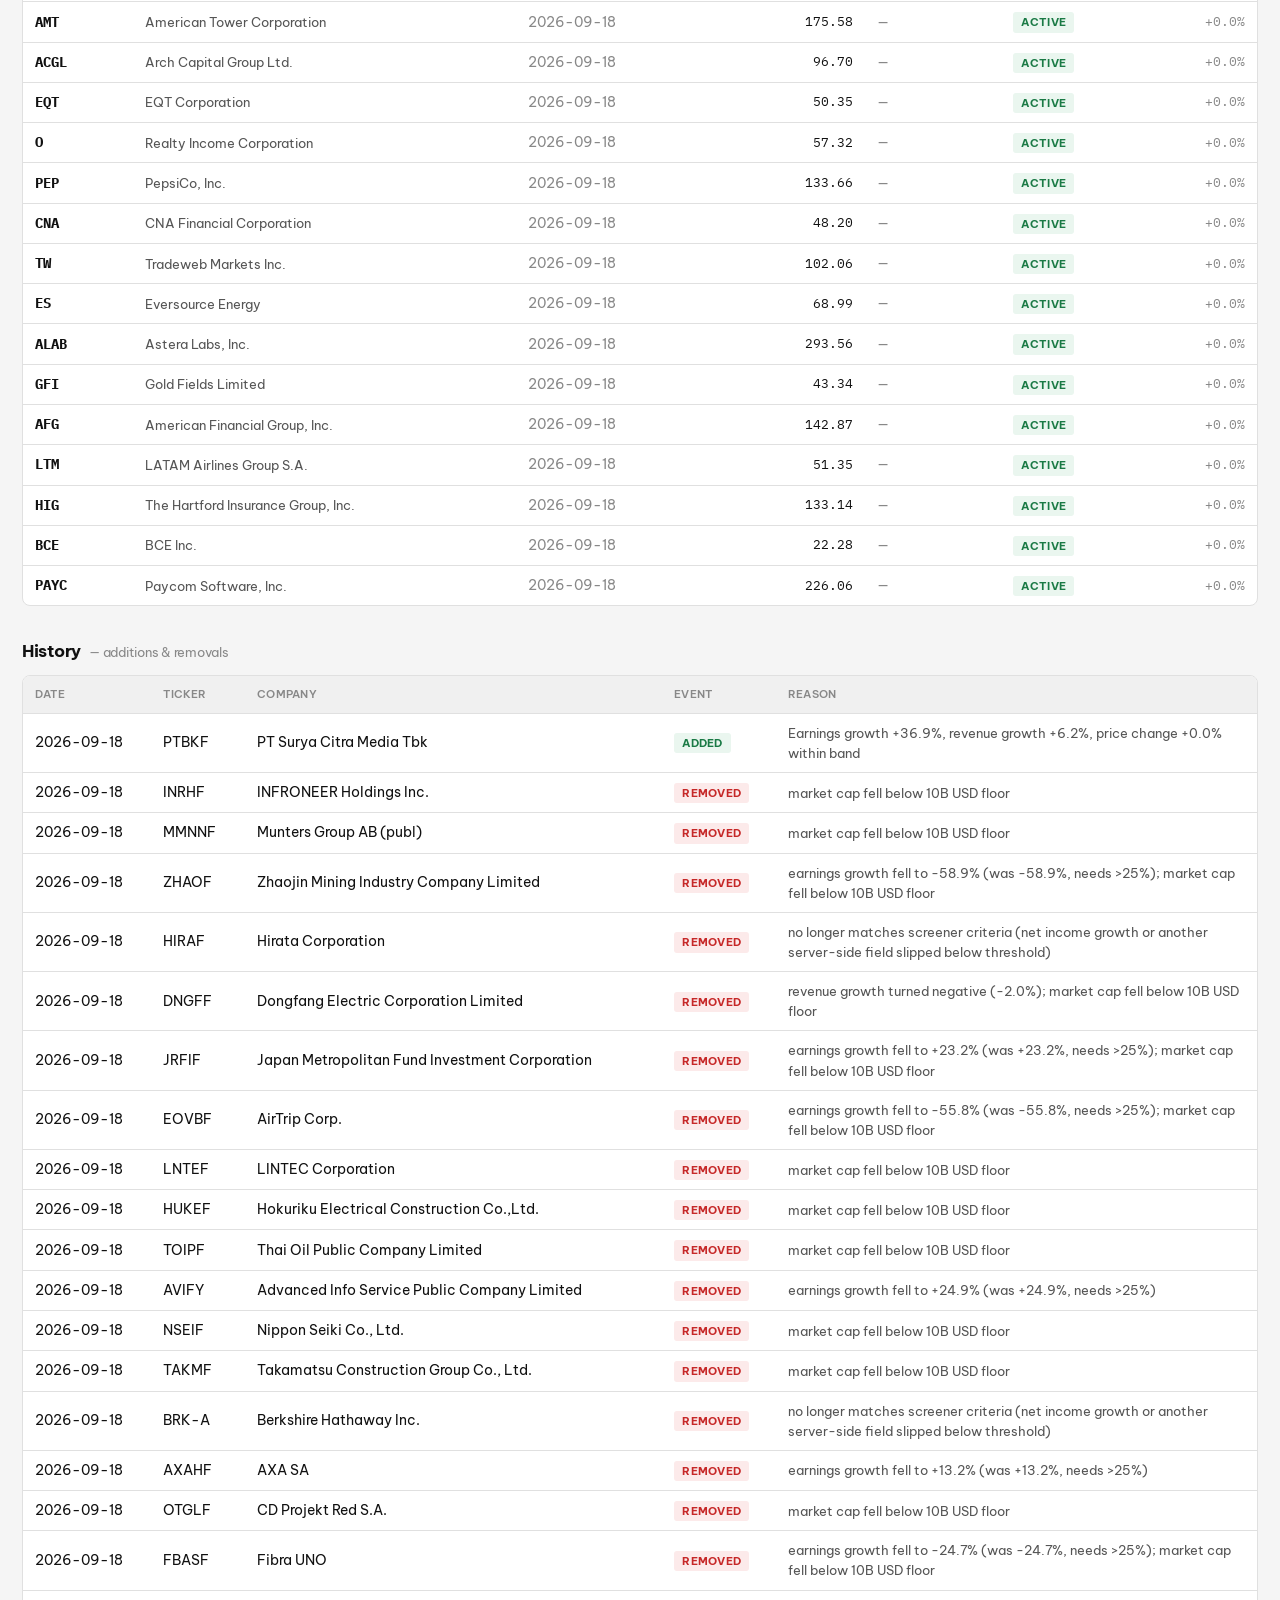
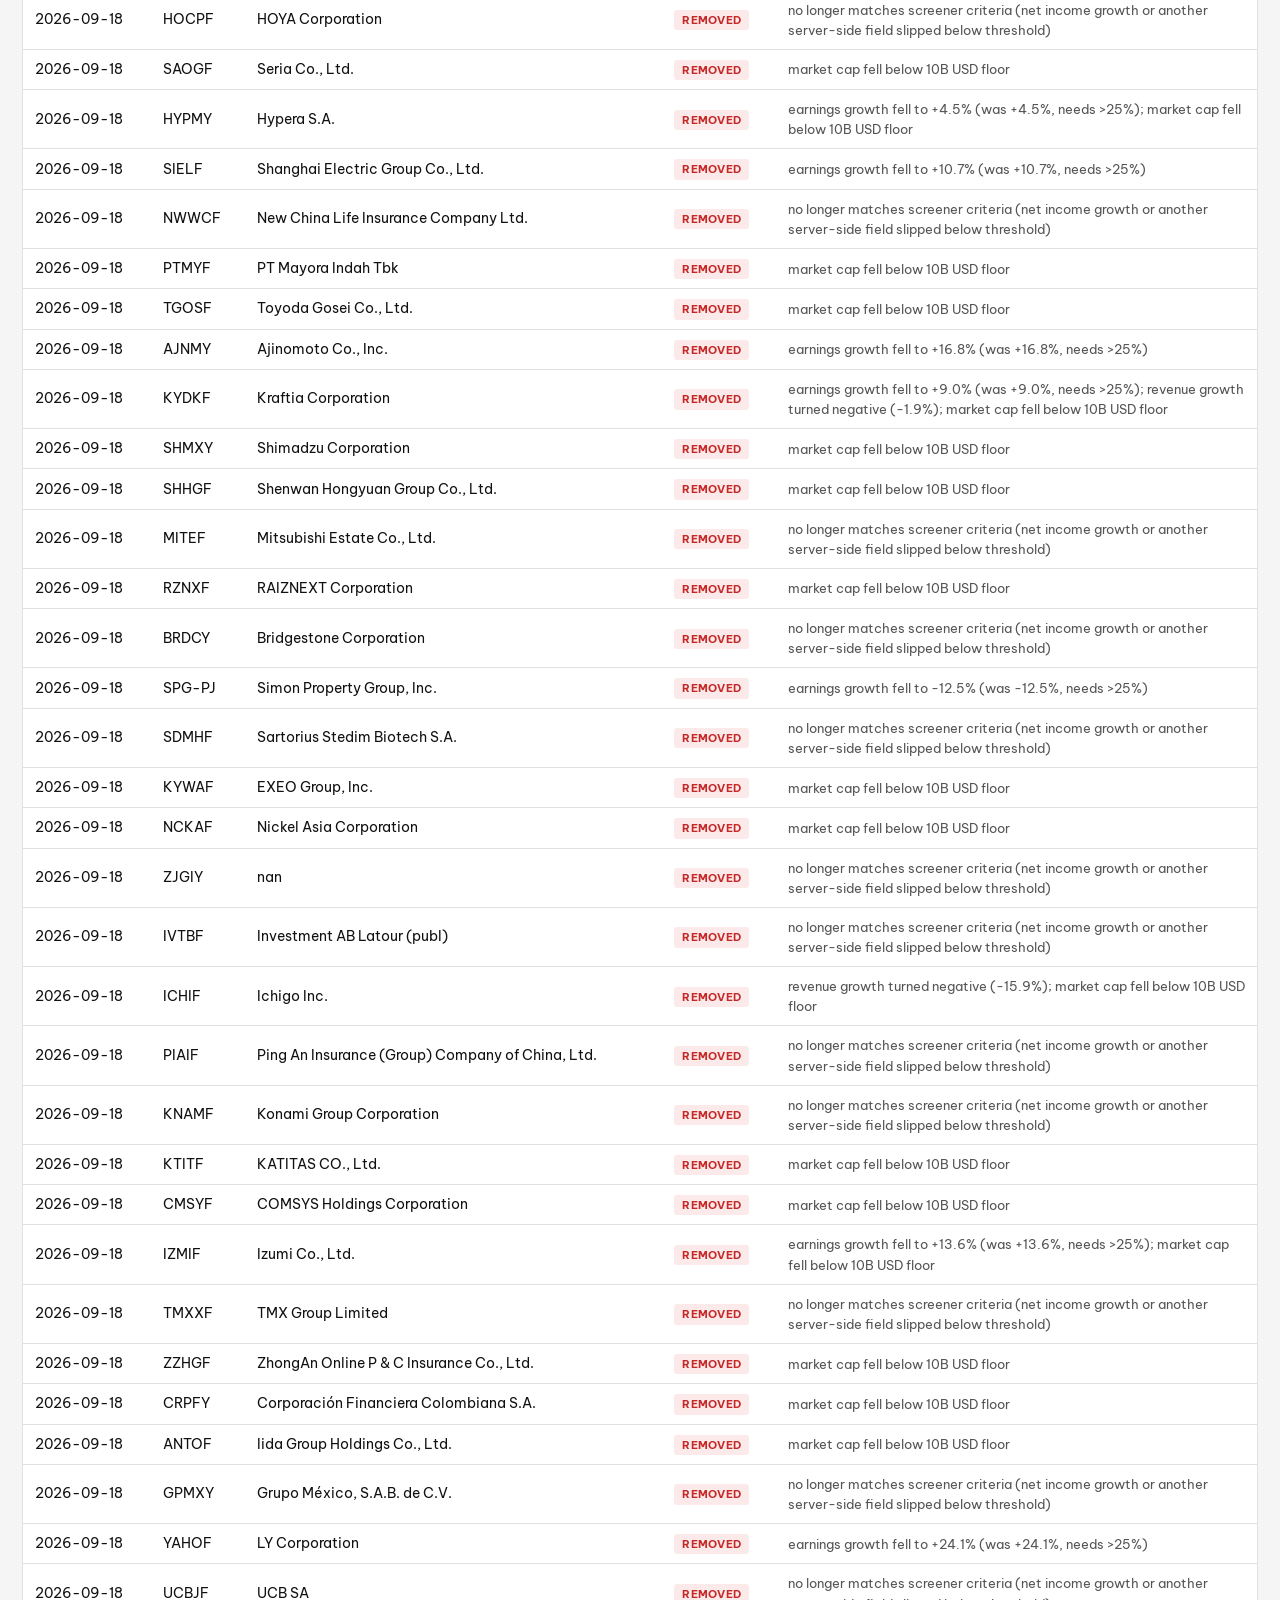
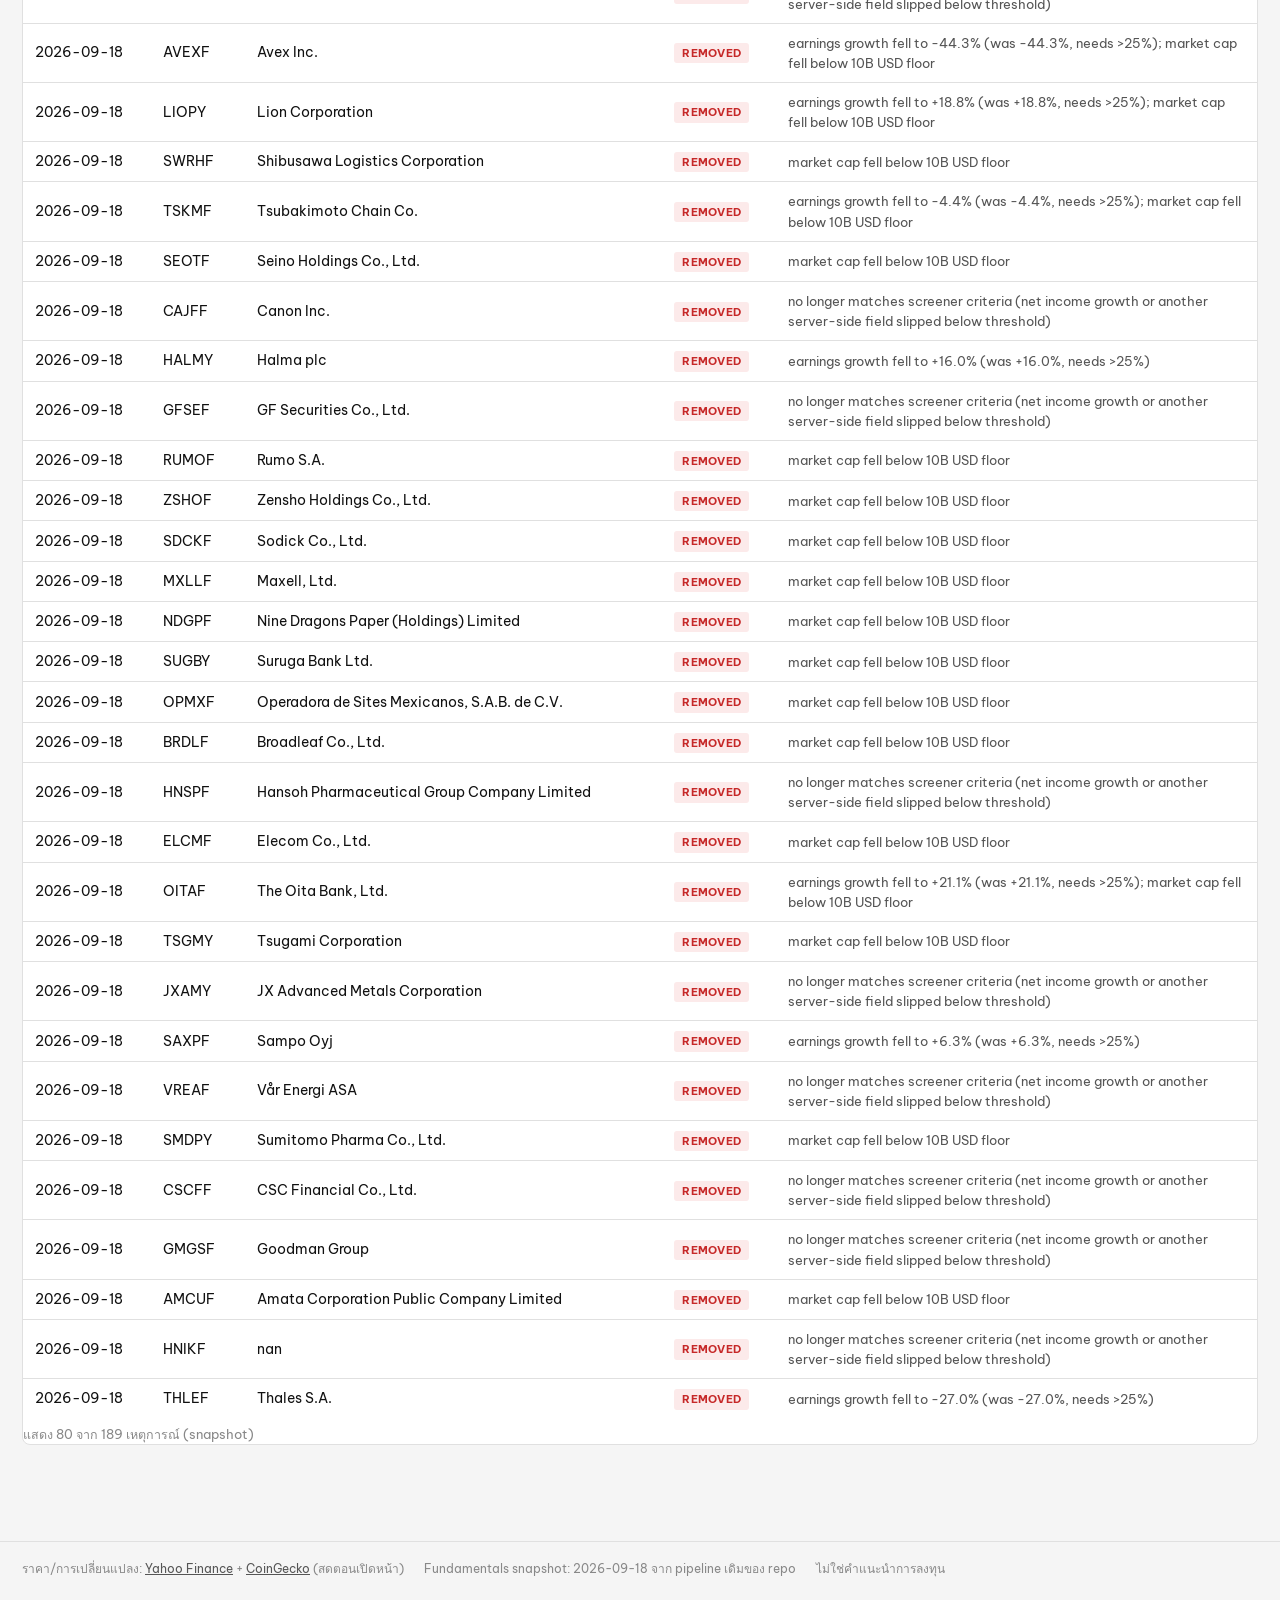
<file: us_screener_dashboard.html>
<!DOCTYPE html>
<html lang="en">
<head>
<meta charset="utf-8">
<meta http-equiv="refresh" content="0; url=index.html#us">
<title>US Stock Screener → Trading Dashboards</title>
<link rel="canonical" href="index.html#us">
<script>location.replace('index.html#us');</script>
</head>
<body>
  <p><a href="index.html#us">Open US Stock Screener</a></p>
</body>
</html>
</file>
<file: assets/style.css>
/* Trading Dashboards — monochrome professional
   Black / white / gray chrome. Green & red only for ± data. */

:root {
  --bg: #f5f5f5;
  --bg-2: #eeeeee;
  --surface: #ffffff;
  --surface-2: #f0f0f0;
  --hover: #f7f7f7;
  --ink: #111111;
  --ink-2: #555555;
  --ink-3: #888888;
  --line: #e0e0e0;
  --line-2: #c8c8c8;
  --green: #1a7a45;
  --green-bg: #eaf6ef;
  --red: #c62828;
  --red-bg: #fceaea;
  --accent: #111111;
  --accent-soft: rgba(17, 17, 17, 0.08);
  --amber: #8a6d1a;
  --topbar: rgba(255, 255, 255, 0.92);
  --note-bg: #f0f0f0;
  --note-border: #d8d8d8;
  --note-ink: #333333;
  --radius: 8px;
  --radius-sm: 4px;
  --shadow: none;
  --font: "Be Vietnam Pro", "Noto Sans Thai", sans-serif;
  --font-mono: "IBM Plex Mono", ui-monospace, monospace;
  --mesh-a: transparent;
  --mesh-b: transparent;
}

html[data-theme="dark"] {
  --bg: #0a0a0a;
  --bg-2: #0a0a0a;
  --surface: #141414;
  --surface-2: #1a1a1a;
  --hover: #1c1c1c;
  --ink: #f5f5f5;
  --ink-2: #a3a3a3;
  --ink-3: #6b6b6b;
  --line: #2a2a2a;
  --line-2: #3a3a3a;
  --green: #3dd68c;
  --green-bg: rgba(61, 214, 140, 0.12);
  --red: #f07167;
  --red-bg: rgba(240, 113, 103, 0.12);
  --accent: #f5f5f5;
  --accent-soft: rgba(245, 245, 245, 0.1);
  --amber: #d4a84b;
  --topbar: rgba(10, 10, 10, 0.92);
  --note-bg: #1a1a1a;
  --note-border: #2a2a2a;
  --note-ink: #c8c8c8;
  --shadow: none;
  --mesh-a: transparent;
  --mesh-b: transparent;
}

* { box-sizing: border-box; margin: 0; padding: 0; }

html { -webkit-text-size-adjust: 100%; }

body {
  font-family: var(--font);
  font-size: 15px;
  font-weight: 400;
  line-height: 1.55;
  color: var(--ink);
  background: var(--bg);
  -webkit-font-smoothing: antialiased;
  -moz-osx-font-smoothing: grayscale;
  min-height: 100dvh;
  text-rendering: optimizeLegibility;
}

button, input { font-family: inherit; }

/* ===== top bar ===== */
.topbar {
  position: sticky; top: 0; z-index: 50;
  background: var(--topbar);
  backdrop-filter: saturate(160%) blur(14px);
  border-bottom: 1px solid var(--line);
}
.topbar-inner {
  max-width: 1280px; margin: 0 auto; padding: 10px 22px;
  display: flex; align-items: center; gap: 12px;
}
.brand {
  display: flex; align-items: center; gap: 9px;
  font-size: 15px; font-weight: 700; letter-spacing: -0.02em;
  color: var(--ink); text-decoration: none; white-space: nowrap;
}
.brand .logo {
  width: 28px; height: 28px; border-radius: 6px;
  background: var(--ink); color: var(--surface);
  display: inline-flex; align-items: center; justify-content: center;
}
.tabs {
  display: flex; gap: 2px; margin-left: 6px;
  background: var(--surface-2);
  border: 1px solid var(--line);
  border-radius: var(--radius-sm);
  padding: 2px;
}
.tab {
  border: none; background: transparent; cursor: pointer;
  padding: 7px 14px; border-radius: 3px;
  font-size: 13px; font-weight: 600; color: var(--ink-2);
  transition: background .12s, color .12s;
  white-space: nowrap;
}
.tab:hover { color: var(--ink); }
.tab.active {
  background: var(--ink);
  color: var(--surface);
}
.topbar .refresh {
  margin-left: auto;
  border: 1px solid var(--line); background: var(--surface);
  border-radius: var(--radius-sm); padding: 7px 13px; font-size: 13px; font-weight: 600;
  color: var(--ink-2); cursor: pointer;
  display: inline-flex; align-items: center; gap: 6px;
  transition: border-color .12s, color .12s, background .12s;
  white-space: nowrap;
}
.topbar .refresh:hover { border-color: var(--line-2); color: var(--ink); }
.topbar .refresh:disabled { opacity: .55; cursor: wait; }
.iconbtn {
  border: 1px solid var(--line); background: var(--surface);
  border-radius: var(--radius-sm); width: 34px; height: 34px;
  display: inline-flex; align-items: center; justify-content: center;
  color: var(--ink-2); cursor: pointer;
  transition: border-color .12s, color .12s;
}
.iconbtn:hover { border-color: var(--line-2); color: var(--ink); }
.refresh .spin { animation: rot 1s linear infinite; }
@keyframes rot { to { transform: rotate(360deg); } }

/* ===== page ===== */
.page { max-width: 1280px; margin: 0 auto; padding: 28px 22px 56px; }

/* ===== masthead ===== */
.masthead {
  display: flex; flex-wrap: wrap; align-items: baseline; gap: 8px 14px;
  margin-bottom: 6px;
}
h1 {
  font-size: 28px; font-weight: 700; letter-spacing: -0.03em;
  line-height: 1.15;
}
.market-chip {
  font-size: 12px; font-weight: 600; color: var(--ink-2);
  background: var(--accent-soft); border: 1px solid var(--line);
  padding: 3px 9px; border-radius: var(--radius-sm);
  font-variant-numeric: tabular-nums;
}
.meta {
  font-size: 13px; color: var(--ink-3); margin-bottom: 18px;
  display: flex; flex-wrap: wrap; gap: 4px 14px;
}
.live-dot {
  display: inline-block; width: 7px; height: 7px; border-radius: 50%;
  background: var(--green); margin-right: 5px;
  animation: pulse 2s ease-in-out infinite;
}
@keyframes pulse { 50% { opacity: .35; } }

/* ===== stat cards ===== */
.stats {
  display: grid;
  grid-template-columns: repeat(6, minmax(0, 1fr));
  gap: 8px;
  margin-bottom: 16px;
}
.stat {
  background: var(--surface);
  border: 1px solid var(--line);
  border-radius: var(--radius);
  padding: 12px 14px;
  box-shadow: var(--shadow);
  min-width: 0;
}
.stat .label {
  font-size: 11px; font-weight: 600; color: var(--ink-3);
  margin-bottom: 4px; letter-spacing: 0.01em;
  line-height: 1.3;
}
.stat .num {
  font-family: var(--font-mono);
  font-size: 22px; font-weight: 600; letter-spacing: -0.02em; line-height: 1.2;
  font-variant-numeric: tabular-nums;
}
.stat .num.pos { color: var(--green); }
.stat .num.neg { color: var(--red); }

/* ===== controls row ===== */
.controls {
  display: flex; flex-wrap: wrap; gap: 10px; align-items: center;
  margin-bottom: 10px;
}
.searchbox {
  flex: 1 1 220px; max-width: 340px; min-width: 0;
  padding: 9px 12px; font-size: 14px; font-family: inherit;
  background: var(--surface); color: var(--ink);
  border: 1px solid var(--line-2); border-radius: var(--radius-sm);
  transition: border-color .12s, box-shadow .12s;
}
.searchbox::placeholder { color: var(--ink-3); }
.searchbox:focus {
  outline: none; border-color: var(--accent);
  box-shadow: 0 0 0 3px var(--accent-soft);
}
.count-pill {
  font-size: 12px; color: var(--ink-2); font-weight: 500;
  white-space: nowrap; font-variant-numeric: tabular-nums;
}

/* ===== tables ===== */
.tablewrap {
  overflow-x: auto; max-width: 100%;
  background: var(--surface); border: 1px solid var(--line);
  border-radius: var(--radius); box-shadow: var(--shadow);
}
table {
  width: 100%; min-width: 1100px; border-collapse: collapse;
  font-size: 13.5px;
}
thead th {
  text-align: left; padding: 10px 12px; white-space: nowrap;
  font-size: 11px; font-weight: 600; color: var(--ink-3);
  letter-spacing: 0.02em; text-transform: uppercase;
  border-bottom: 1px solid var(--line);
  cursor: pointer; user-select: none; position: sticky; top: 0;
  background: var(--surface-2);
}
thead th:hover { color: var(--ink); }
thead th.num { text-align: right; }
thead th .arrow { opacity: .35; font-size: 10px; margin-left: 3px; text-transform: none; }
thead th.sorted .arrow { opacity: 1; color: var(--accent); }
td {
  padding: 9px 12px; border-top: 1px solid var(--line);
  vertical-align: middle;
}
tbody tr:hover { background: var(--hover); }
td.num, th.num {
  text-align: right;
  font-variant-numeric: tabular-nums;
  font-family: var(--font-mono);
  font-size: 13px;
}
.ticker {
  font-weight: 700; font-size: 13.5px; white-space: nowrap;
  font-family: var(--font-mono);
}
.ticker a { color: var(--ink); text-decoration: none; }
.ticker a:hover { color: var(--accent); text-decoration: underline; }
.co {
  color: var(--ink-2); font-size: 13px;
  min-width: 200px; max-width: 320px; overflow-wrap: anywhere;
}
.cellbar { display: inline-flex; align-items: center; justify-content: flex-end; gap: 7px; }
.barwrap {
  width: 48px; height: 4px; background: var(--surface-2);
  border-radius: 2px; overflow: hidden; flex: none;
}
.bar { height: 100%; border-radius: 2px; }
.up { color: var(--green); font-weight: 600; }
.down { color: var(--red); font-weight: 600; }
.new-badge {
  display: inline-block; font-size: 9px; font-weight: 700; letter-spacing: .06em;
  color: var(--green); background: var(--green-bg);
  padding: 2px 6px; border-radius: 3px; margin-left: 6px; vertical-align: 1px;
  font-family: var(--font);
}
.flag-warn {
  color: var(--amber); font-size: 12px; line-height: 1.45;
  min-width: 180px; max-width: 280px;
}
.flag-none { color: var(--ink-3); font-size: 13px; }
.stale { color: var(--ink-3); font-style: normal; }
.price-live { font-weight: 600; }
.price-old { color: var(--ink-2); }
.muted { color: var(--ink-3); }
.pill {
  display: inline-block; font-size: 10.5px; font-weight: 700;
  letter-spacing: 0.03em; padding: 2px 8px; border-radius: 3px;
  font-family: var(--font);
}
.pill.active { color: var(--green); background: var(--green-bg); }
.pill.closed { color: var(--ink-2); background: var(--surface-2); }
.pill.added { color: var(--green); background: var(--green-bg); }
.pill.removed { color: var(--red); background: var(--red-bg); }

/* ===== sections ===== */
section { margin-top: 32px; }
h2 {
  font-size: 17px; font-weight: 700; letter-spacing: -0.015em;
  margin-bottom: 10px; display: flex; align-items: baseline; gap: 8px;
}
h2 .note { font-size: 13px; font-weight: 400; color: var(--ink-3); }

/* ===== note card ===== */
.note-card {
  background: var(--note-bg); border: 1px solid var(--note-border);
  border-radius: var(--radius); padding: 11px 14px;
  font-size: 13.5px; color: var(--note-ink); line-height: 1.55;
  margin-bottom: 14px; max-width: 920px;
}
.note-card b { font-weight: 600; }

/* ===== states ===== */
.empty-state { text-align: center; padding: 36px 20px; color: var(--ink-3); font-size: 14px; }
.state-msg {
  text-align: center; padding: 40px 20px; color: var(--ink-3); font-size: 14px;
  background: var(--surface); border: 1px dashed var(--line-2); border-radius: var(--radius);
}
.state-msg.error { color: var(--red); border-color: var(--red-bg); background: var(--red-bg); }
.status-note {
  margin: 0 0 14px; padding: 9px 12px;
  border: 1px solid var(--line); border-radius: var(--radius-sm);
  background: var(--surface); color: var(--ink-2); font-size: 13px;
}
.status-note.error { color: var(--red); border-color: var(--red-bg); background: var(--red-bg); }

/* ===== footer ===== */
footer { border-top: 1px solid var(--line); margin-top: 40px; padding: 18px 22px 28px; }
.footer-inner {
  max-width: 1280px; margin: 0 auto; display: flex; flex-wrap: wrap; gap: 6px 20px;
  font-size: 12px; color: var(--ink-3); align-items: center;
}
.footer-inner a { color: var(--ink-2); }
.footer-inner a:hover { color: var(--accent); }

/* ===== responsive ===== */
@media (max-width: 1100px) {
  .stats { grid-template-columns: repeat(3, minmax(0, 1fr)); }
}
@media (max-width: 720px) {
  .topbar-inner { padding: 8px 12px; gap: 6px; }
  .brand span.title { display: none; }
  .tabs { margin-left: auto; }
  .topbar .refresh span.txt { display: none; }
  .topbar .refresh { padding: 7px; }
  .page { padding: 18px 12px 40px; }
  h1 { font-size: 22px; }
  .stat .num { font-size: 18px; }
  .stats { grid-template-columns: repeat(2, minmax(0, 1fr)); gap: 6px; }
  .searchbox { flex-basis: 100%; max-width: none; }
  table { font-size: 13px; min-width: 960px; }
  h2 { font-size: 15px; flex-wrap: wrap; }
}
</file>
